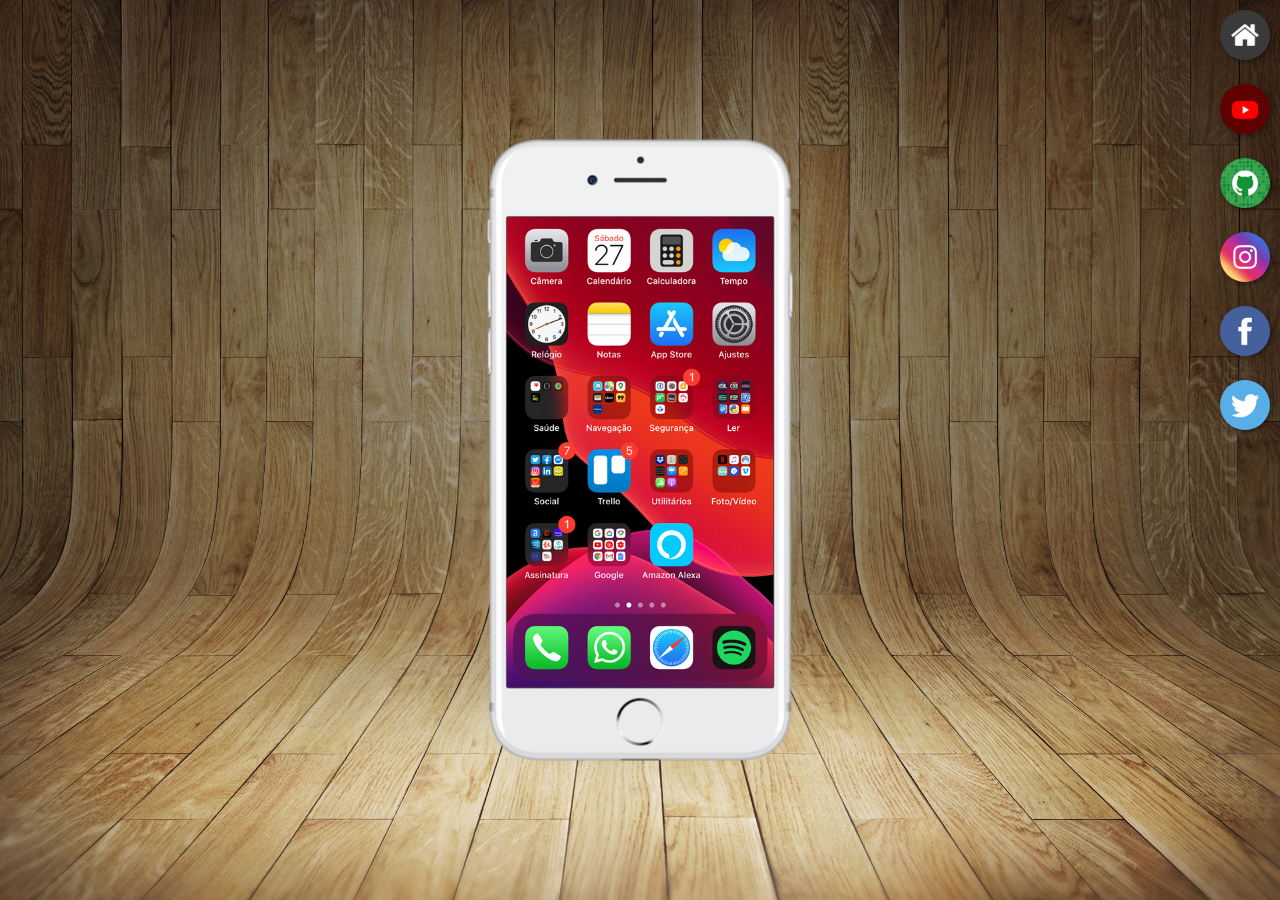
<file: index.html>
<!DOCTYPE html>
<html lang="pt-br">
  <head>
    <meta charset="UTF-8" />
    <meta name="viewport" content="width=device-width, initial-scale=1.0" />
    <title>Redes Sociais</title>
    <link rel="shortcut icon" href="favicon.ico" type="image/x-icon" />
    <link rel="stylesheet" href="./style/style.css" />
  </head>
  <body>
    <main>
      <section id="telefone">
        <iframe src="home.html" id="tela" name="tela" frameborder="0">
          Seu navegador não é copatível com isso.
        </iframe>
      </section>
      <section id="redes-sociais">
        <a href="home.html" target="tela"
          ><img src="images/logo-home.jpg" alt="Home"
        /></a>
        <br />
        <a href="youtube.html" target="tela"
          ><img src="images/logo-youtube.jpg" alt="Youtube"
        /></a>
        <br />
        <a href="github.html" target="tela"
          ><img src="images/logo-github.jpg" alt="GitHub"
        /></a>
        <br />
        <a href="instagram.html" target="tela"
          ><img src="images/logo-instagram.jpg" alt="Instagram"
        /></a>
        <br />
        <a href="facebook.html" target="tela"
          ><img src="images/logo-facebook.jpg" alt="Facebook"
        /></a>
        <br />
        <a href="twitter.html" target="tela"
          ><img src="images/logo-twitter.jpg" alt="Twitter"
        /></a>
      </section>
    </main>
  </body>
</html>
</file>
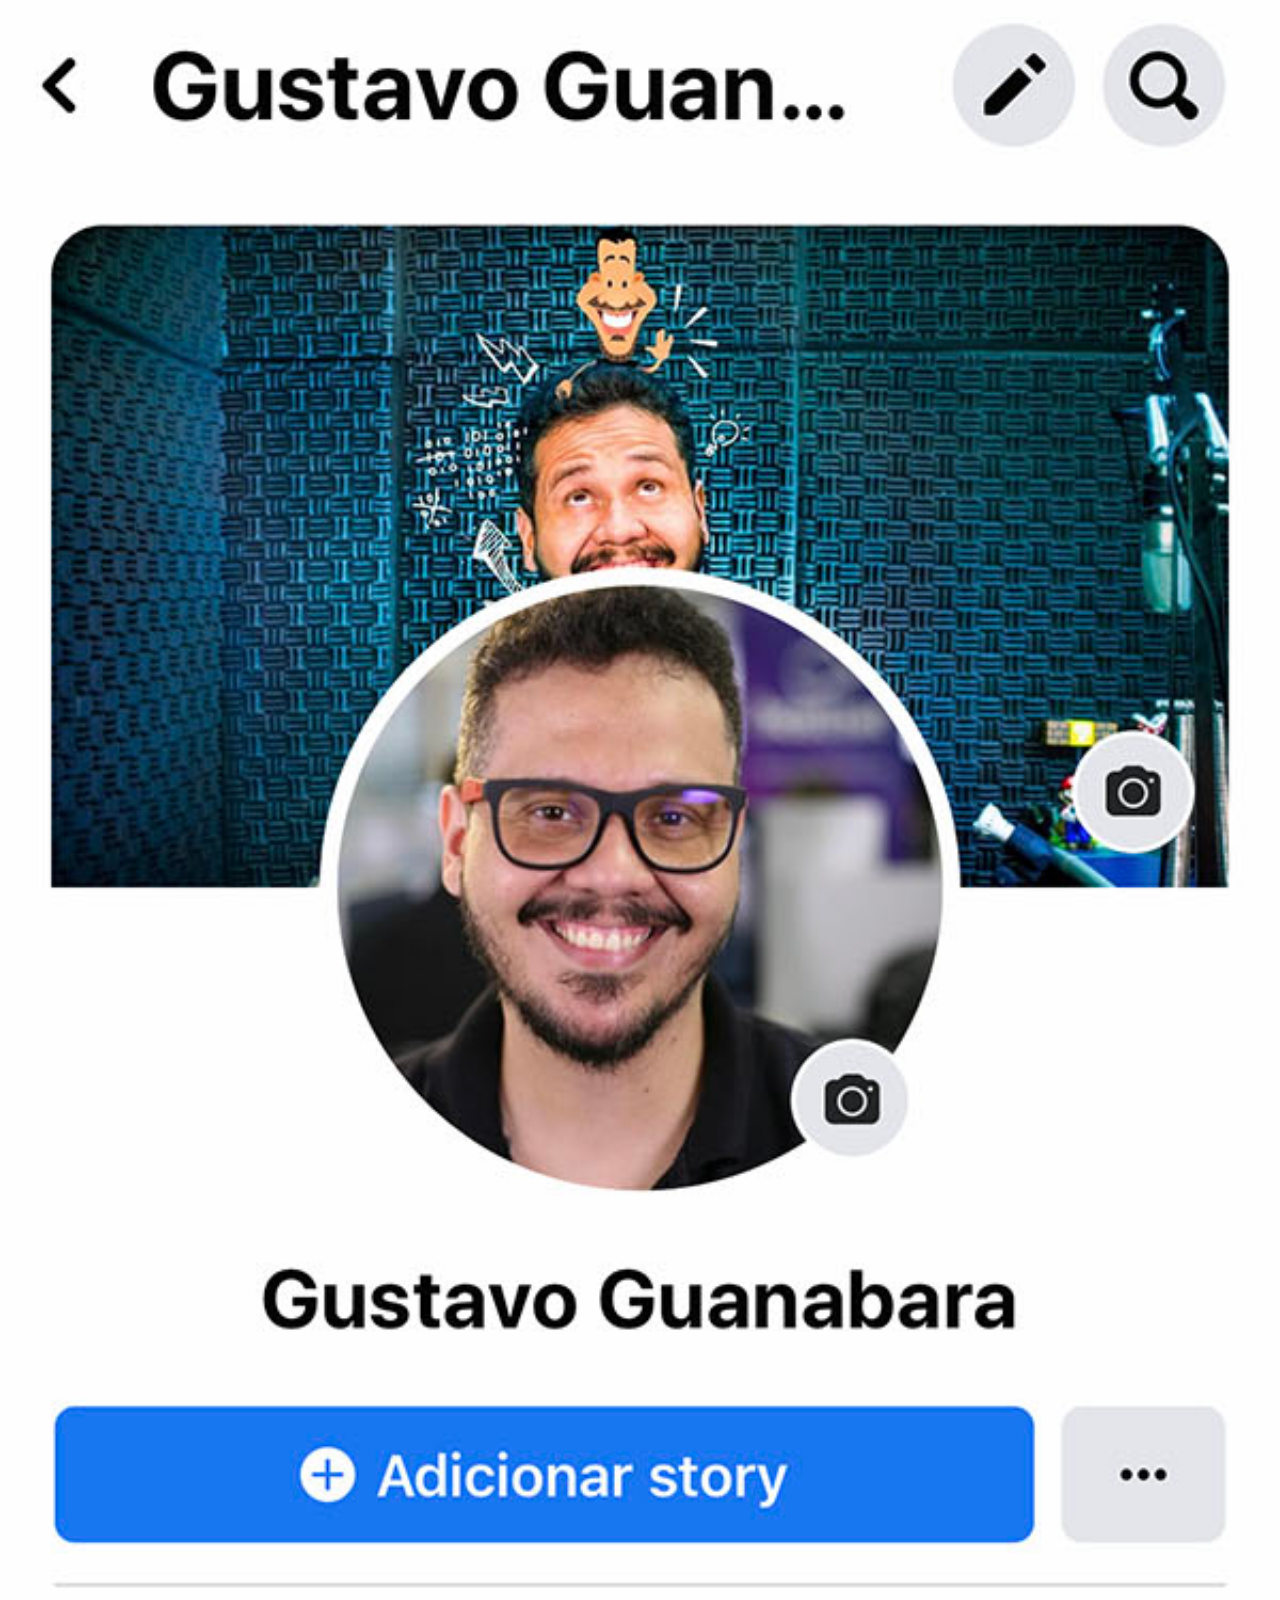
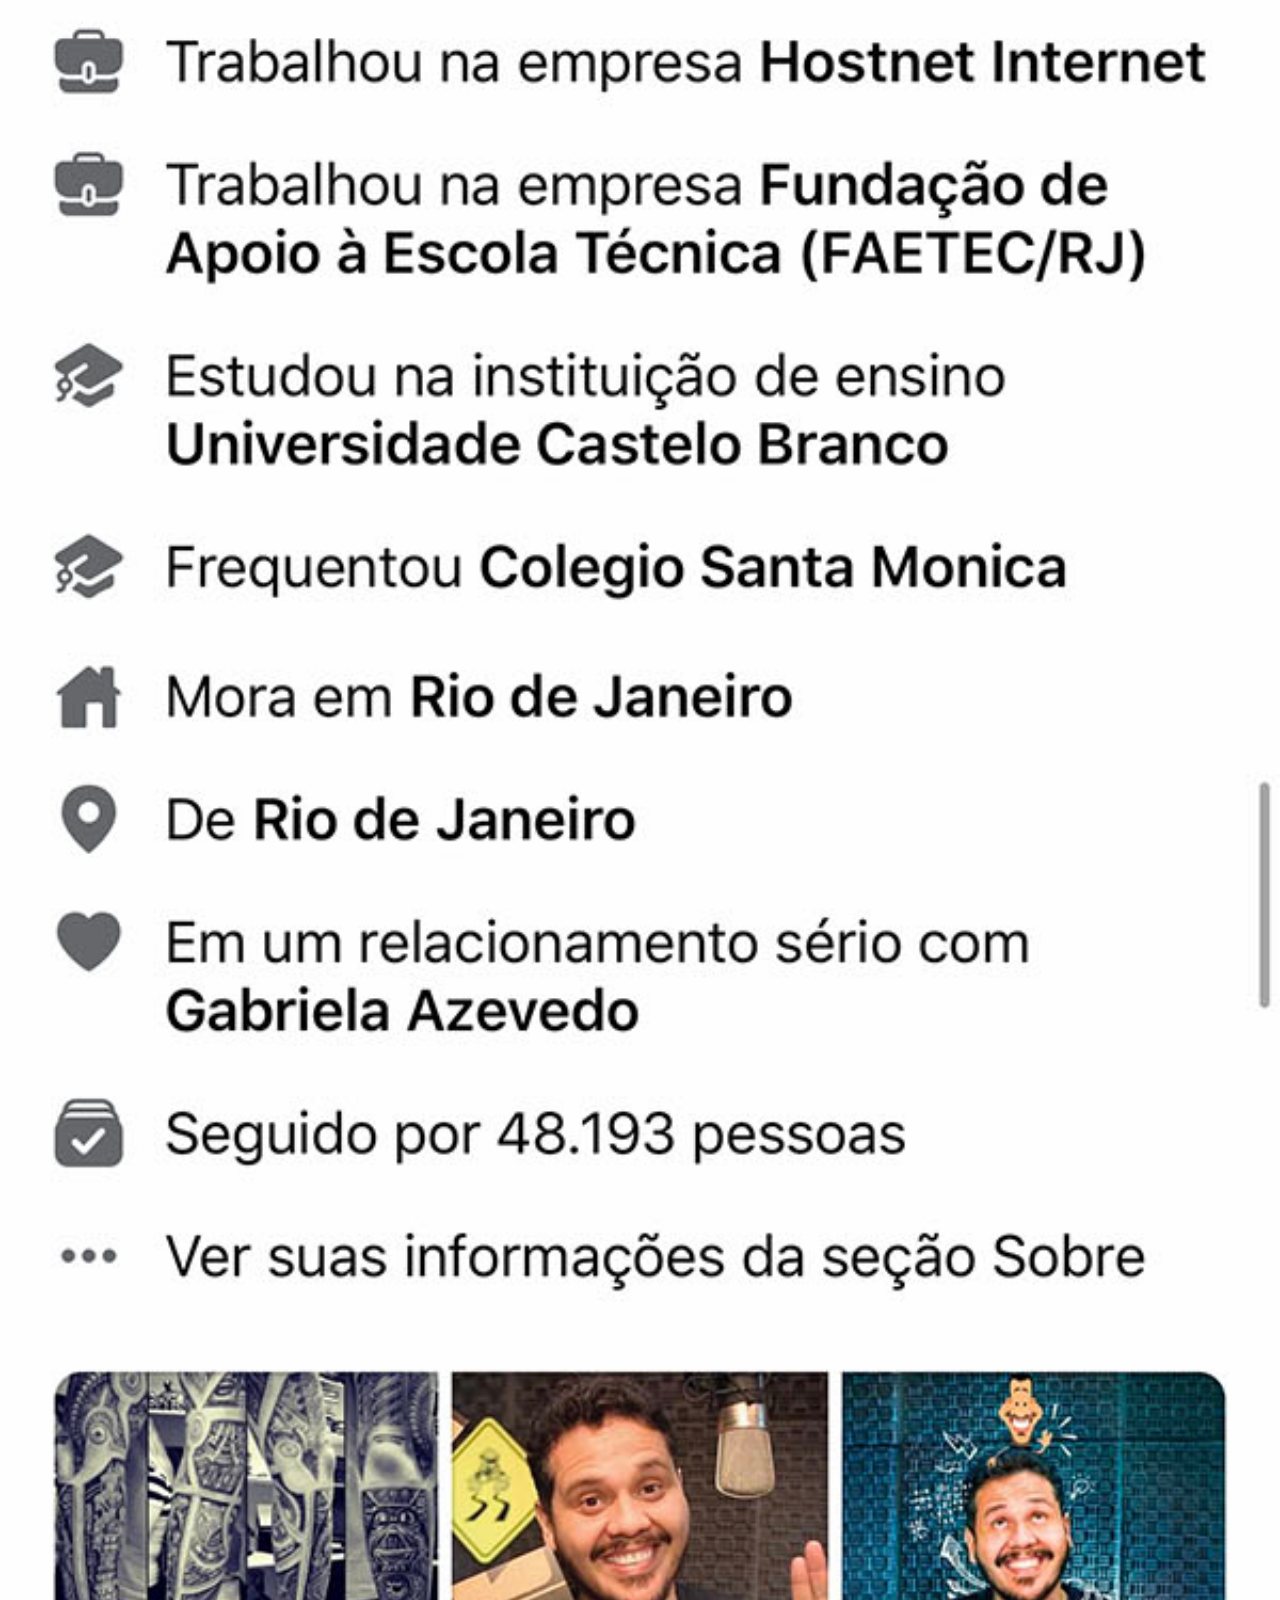
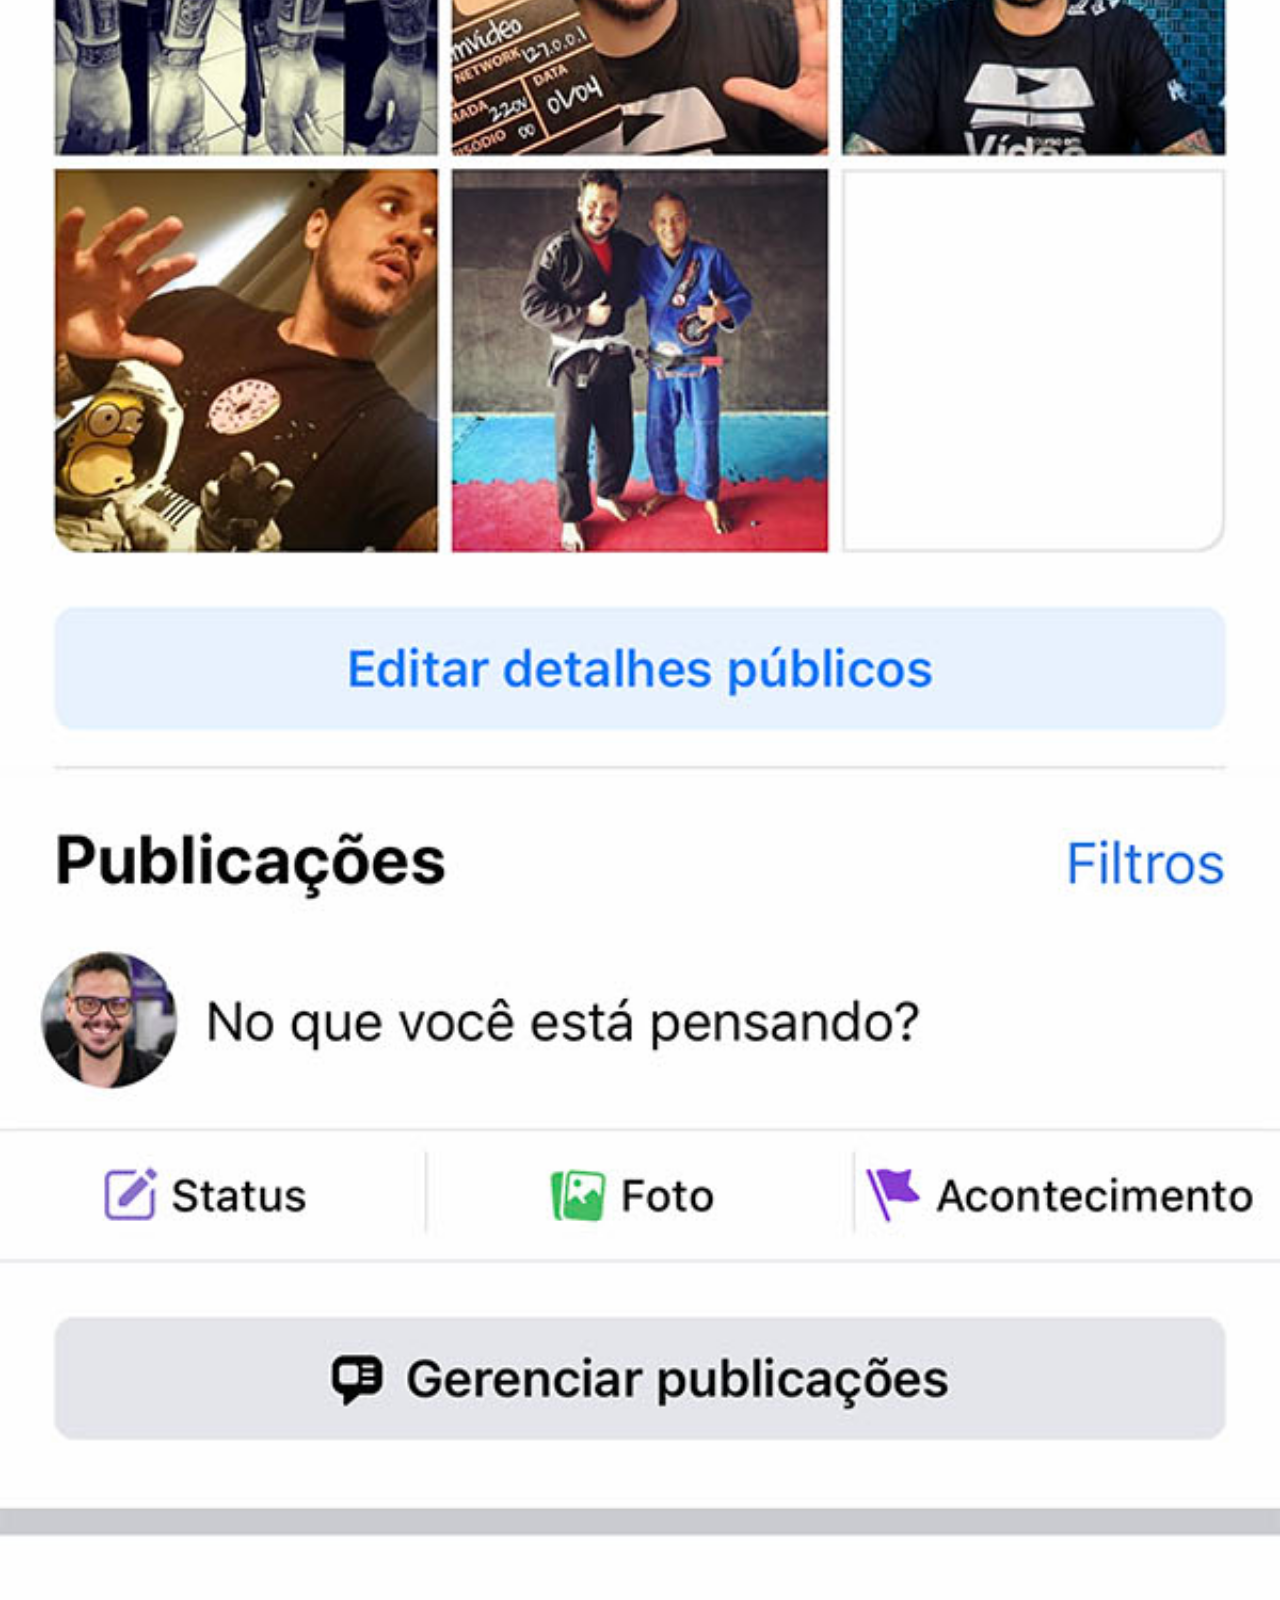
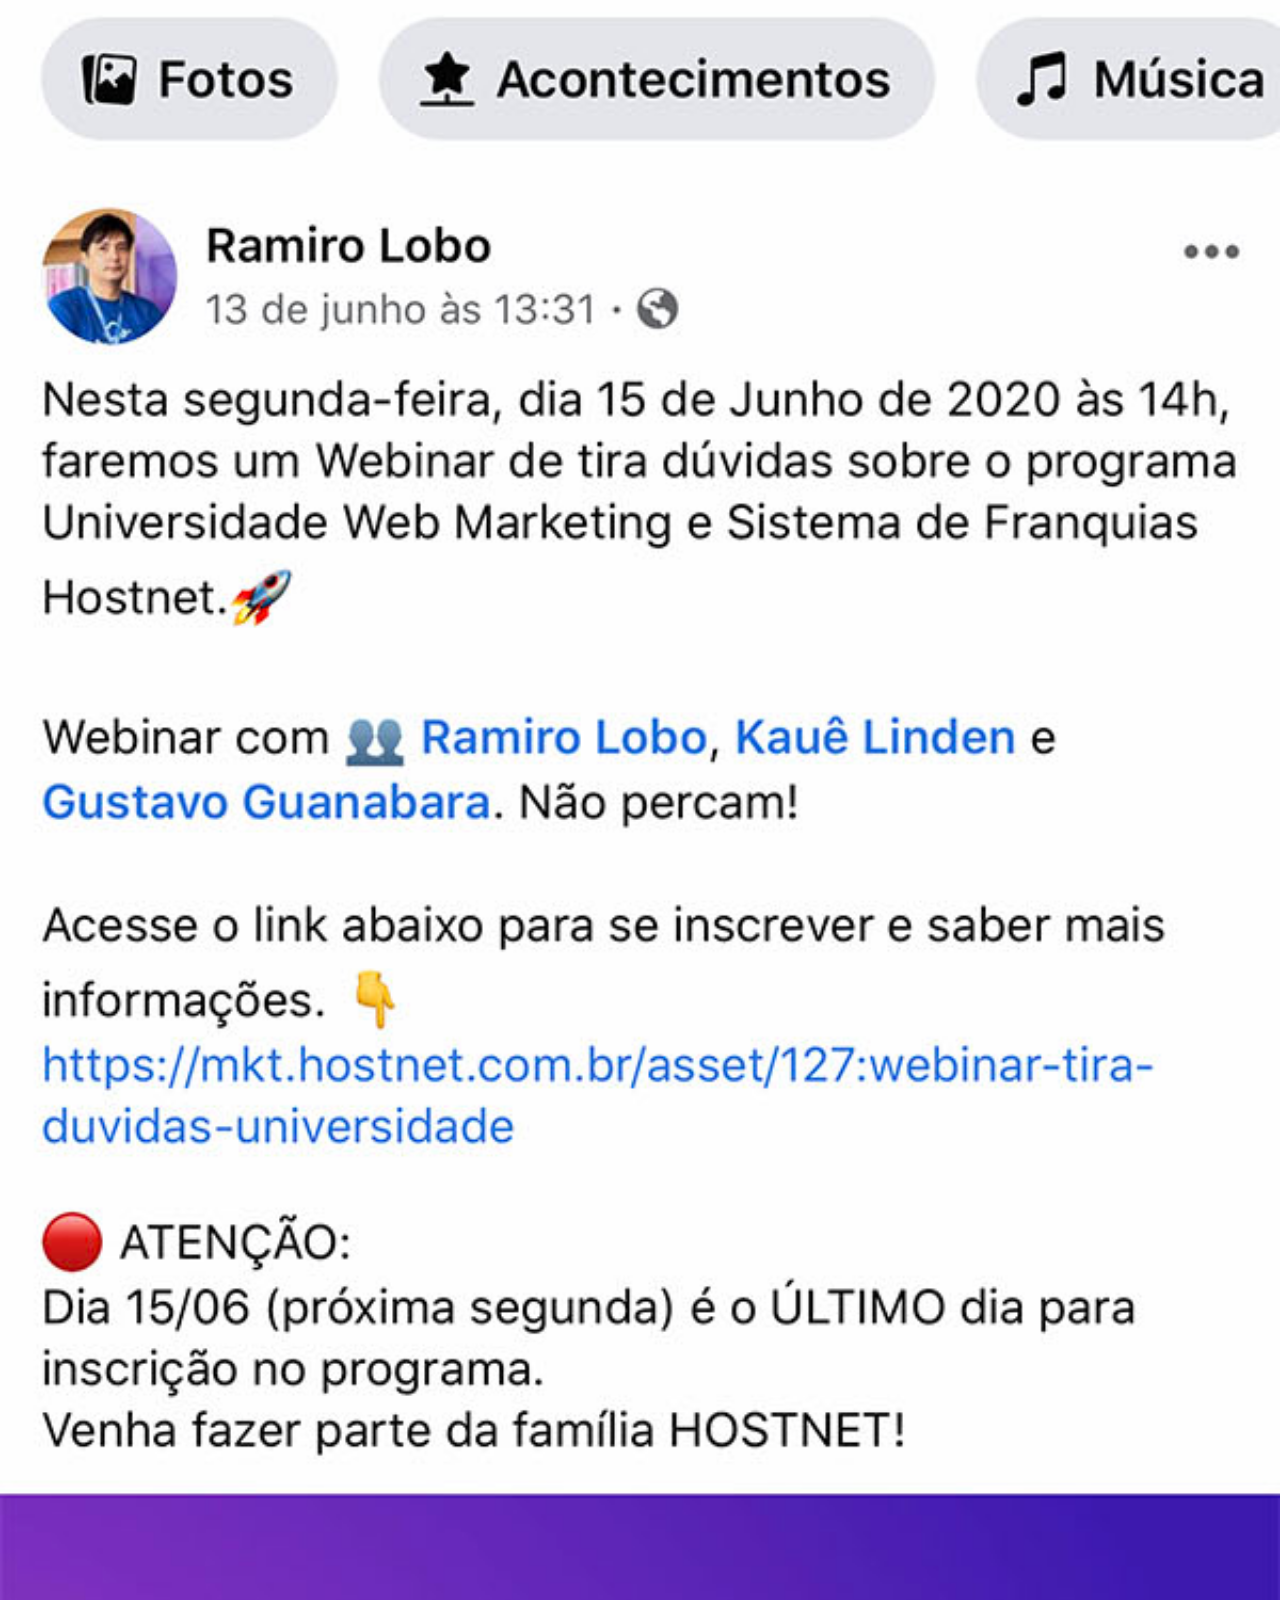
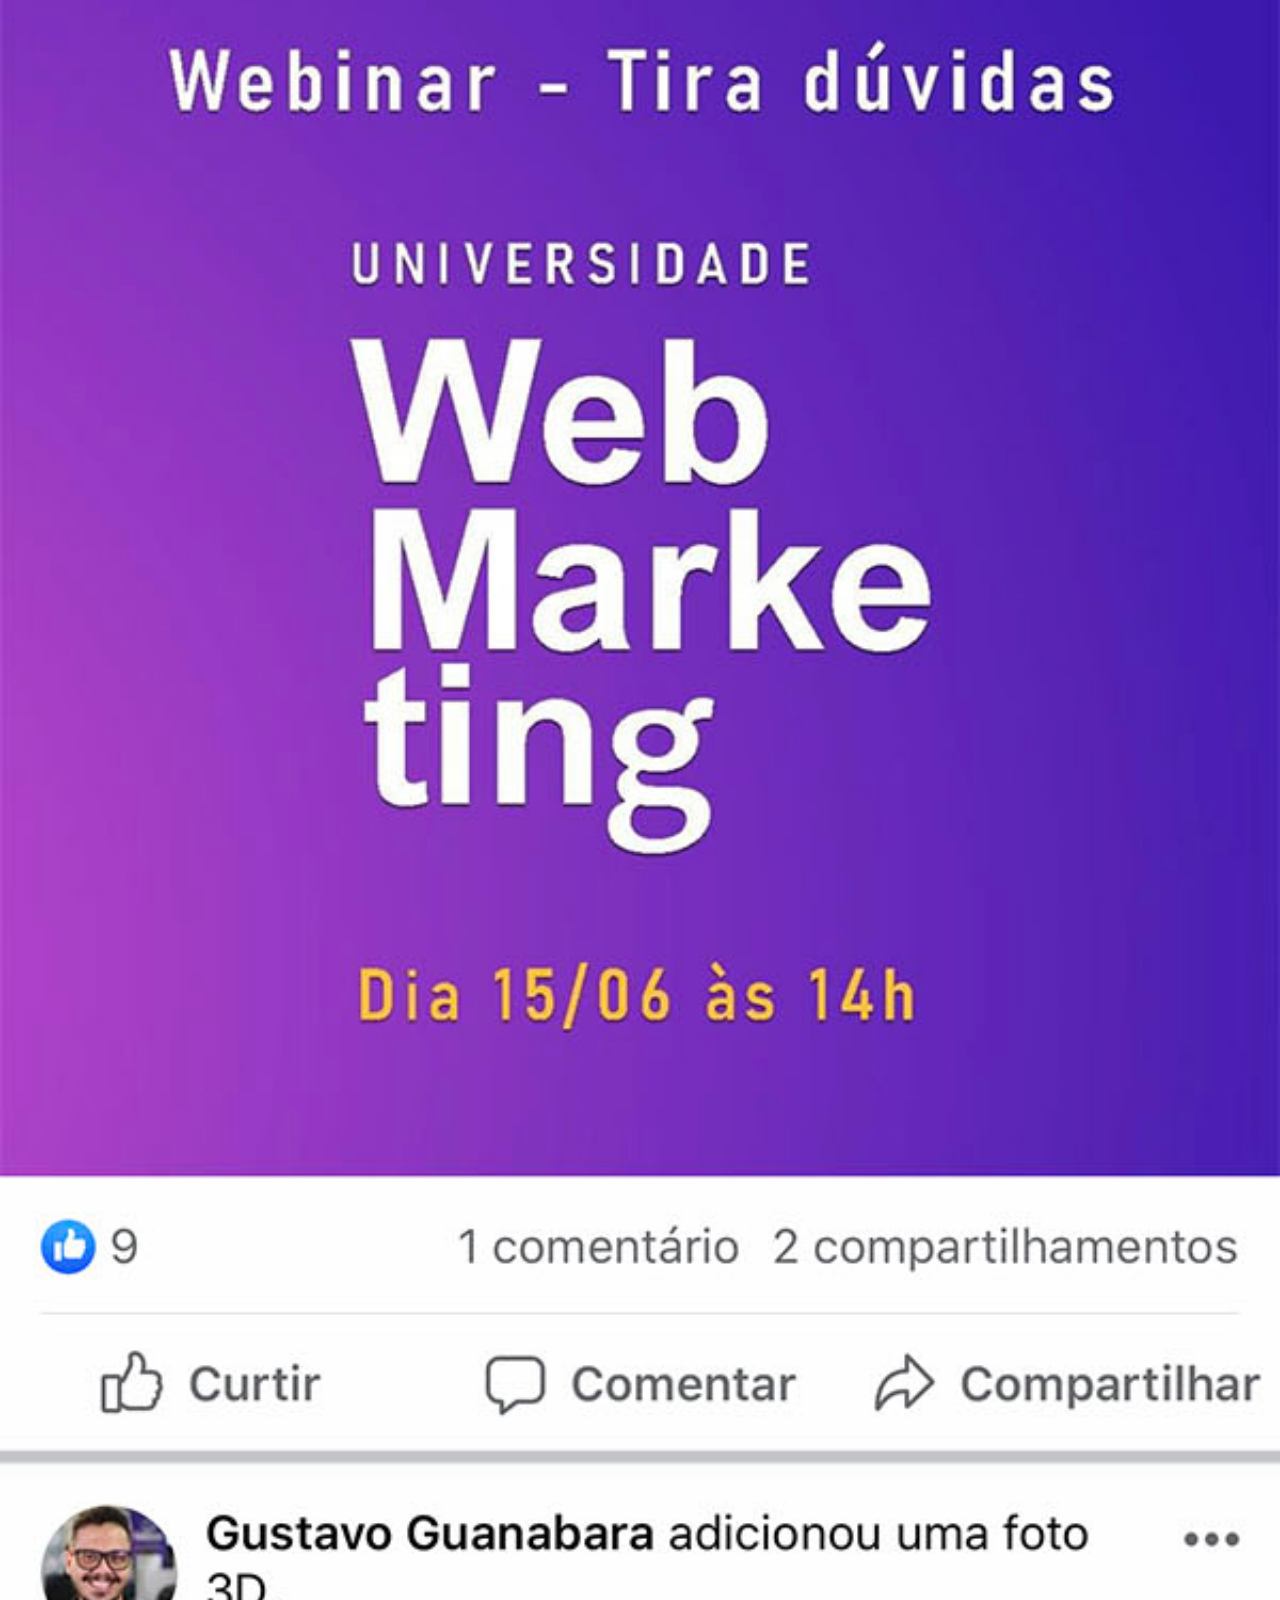
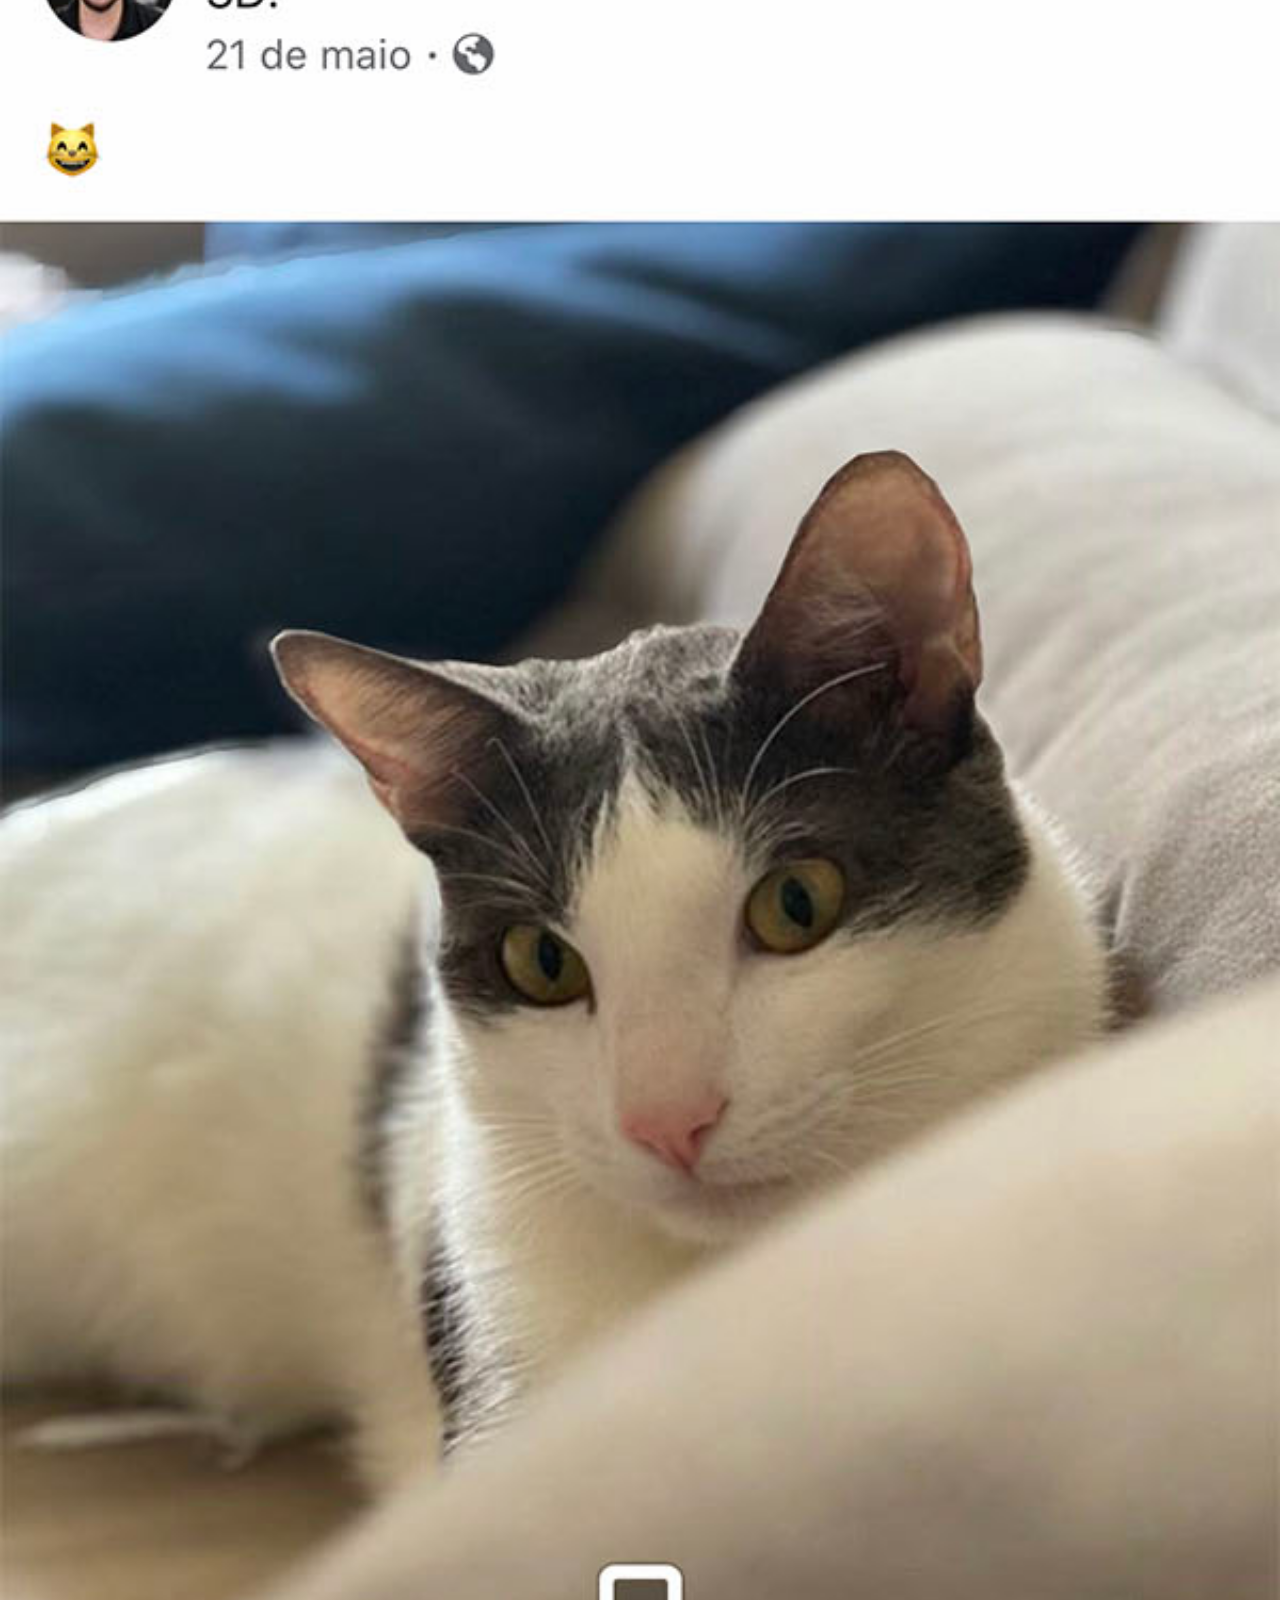
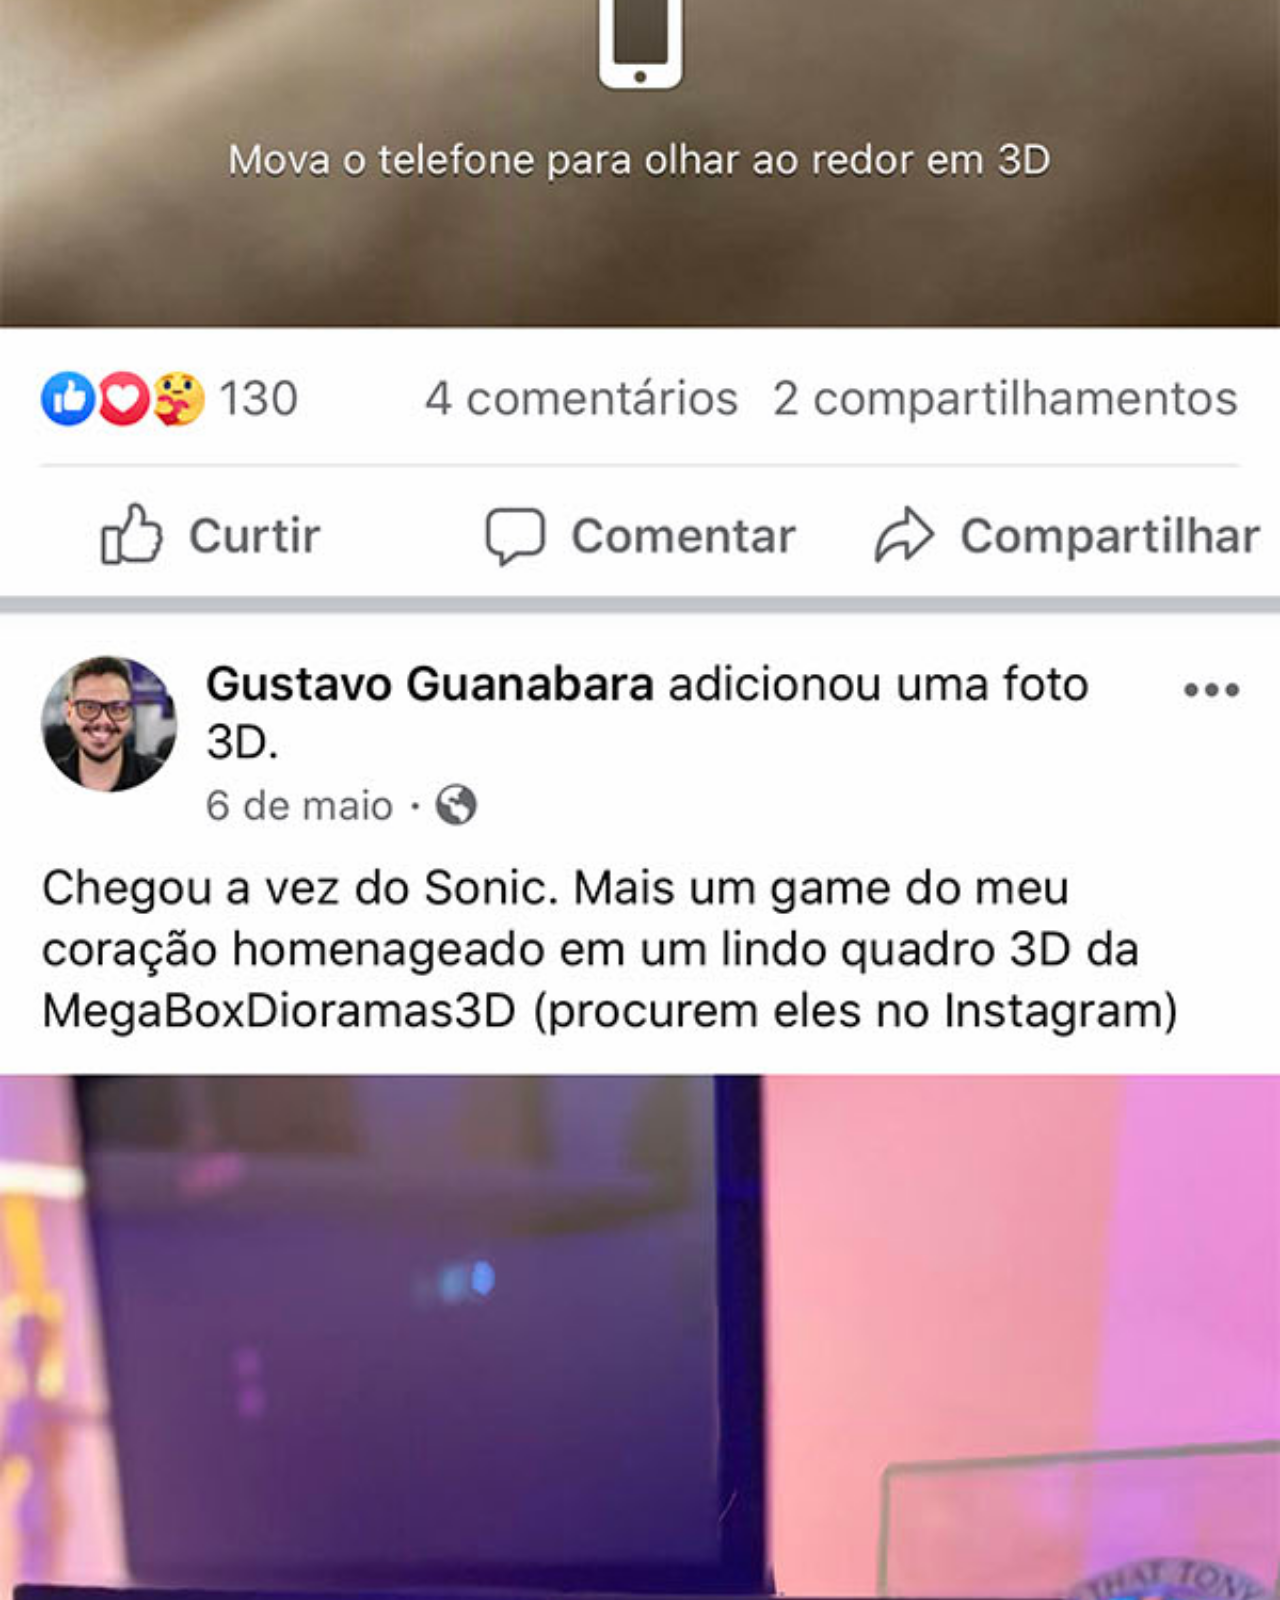
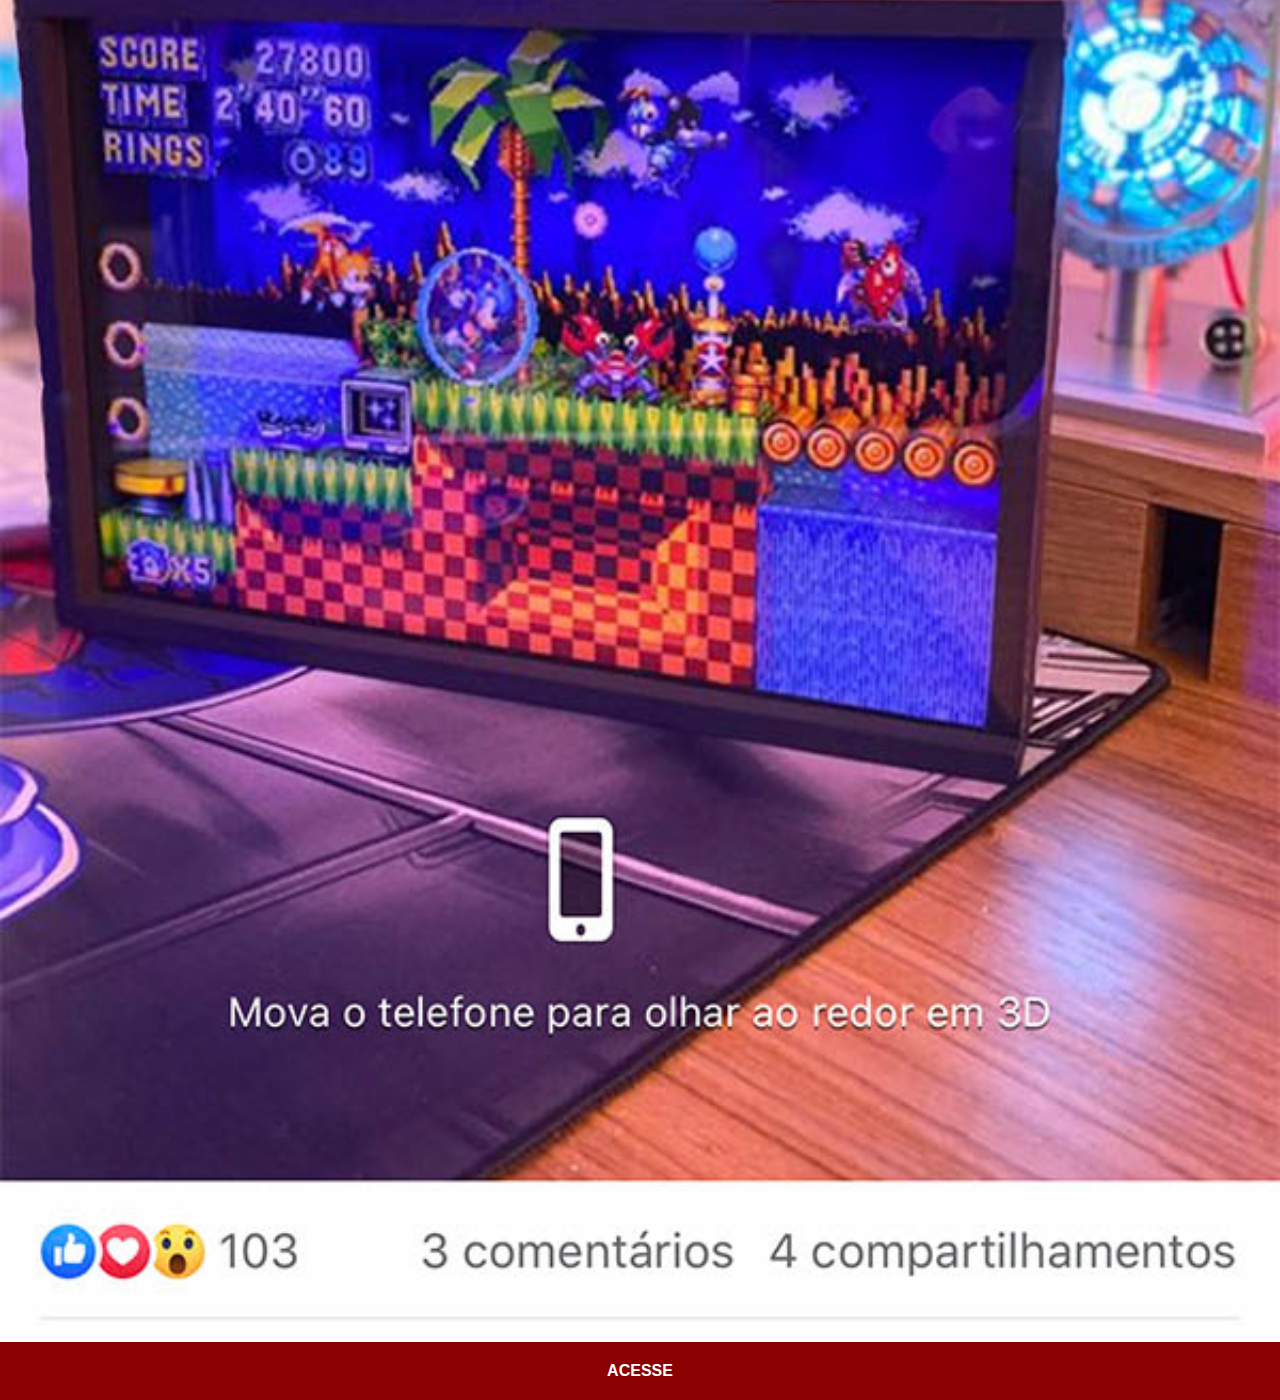
<file: facebook.html>
<!DOCTYPE html>
<html lang="pt-br">
  <head>
    <meta charset="UTF-8" />
    <meta name="viewport" content="width=device-width, initial-scale=1.0" />
    <title>Facebook</title>
    <link rel="stylesheet" href="style/social.css" />
  </head>
  <body>
    <img src="images/tela-facebook.jpg" alt="facebook" />
    <a href="https://www.facebook.com/gustavoguanabara/" target="_blank"
      >ACESSE</a
    >
  </body>
</html>
</file>
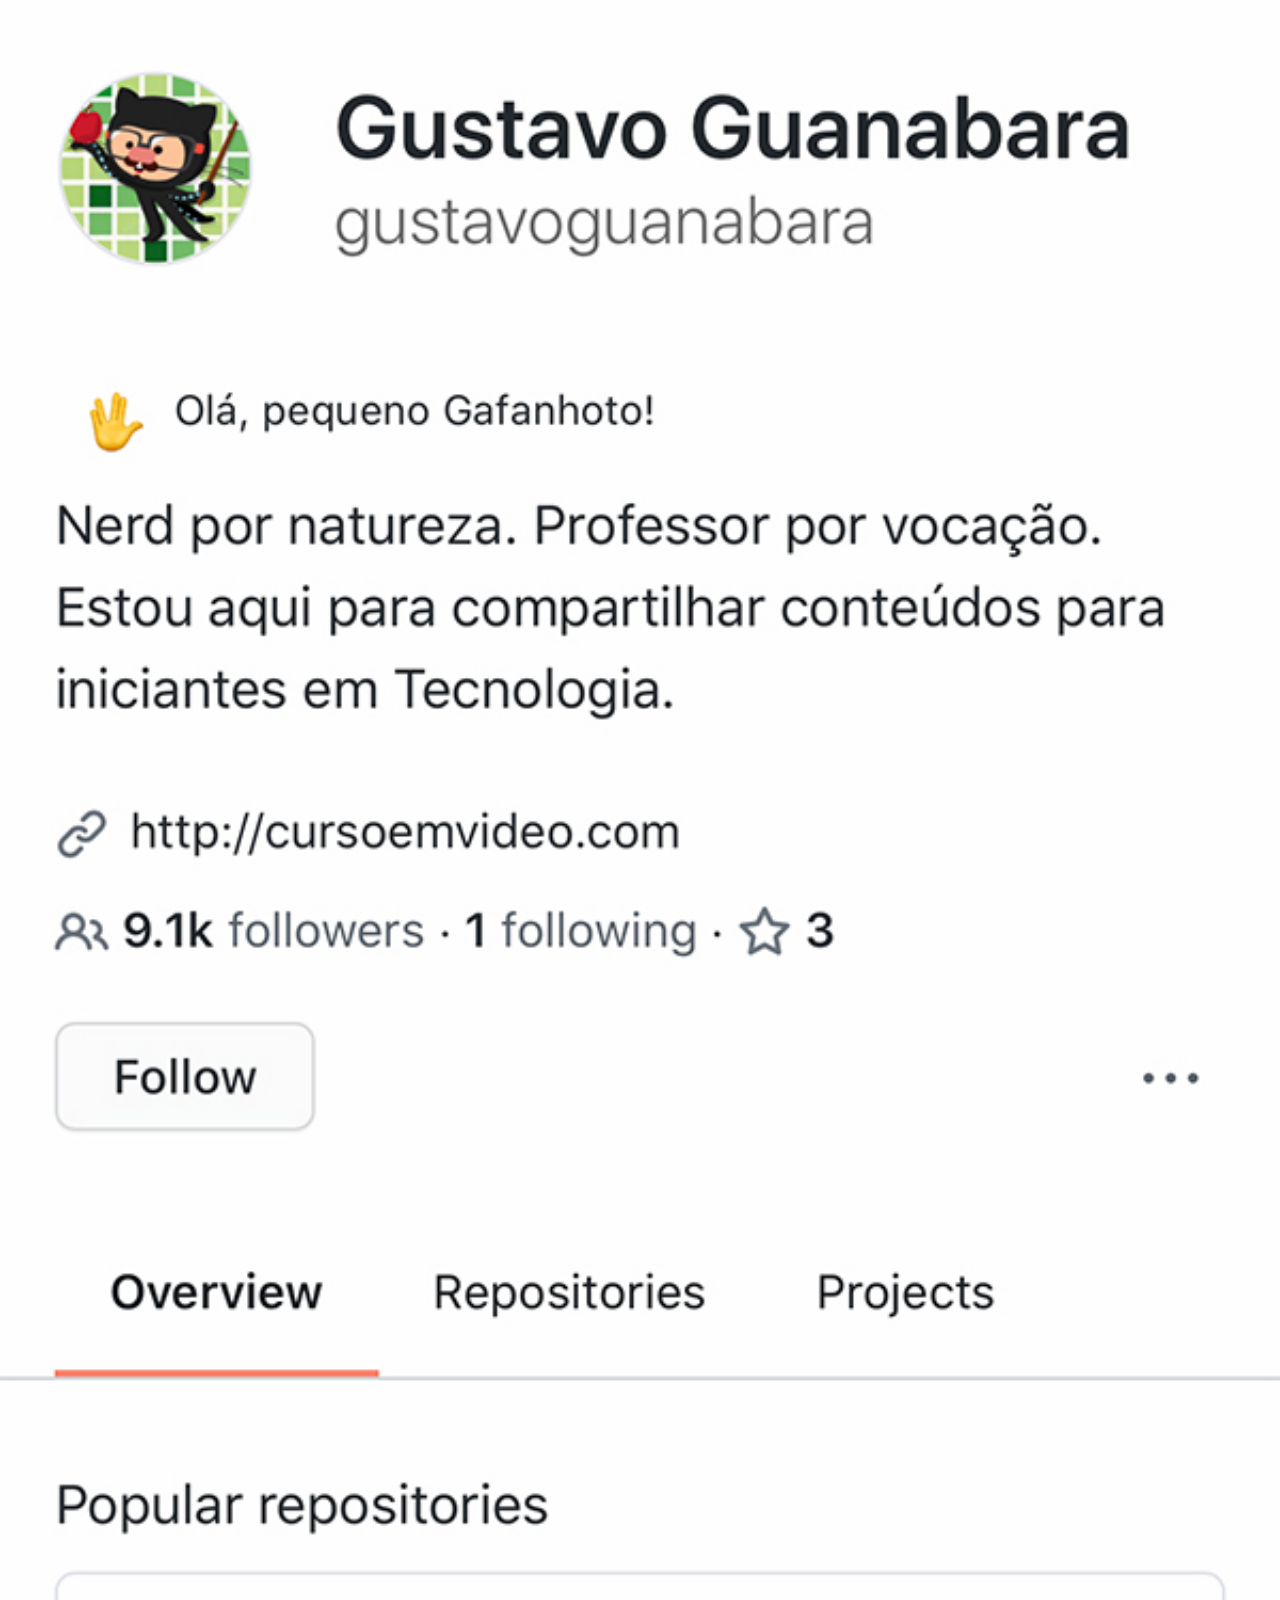
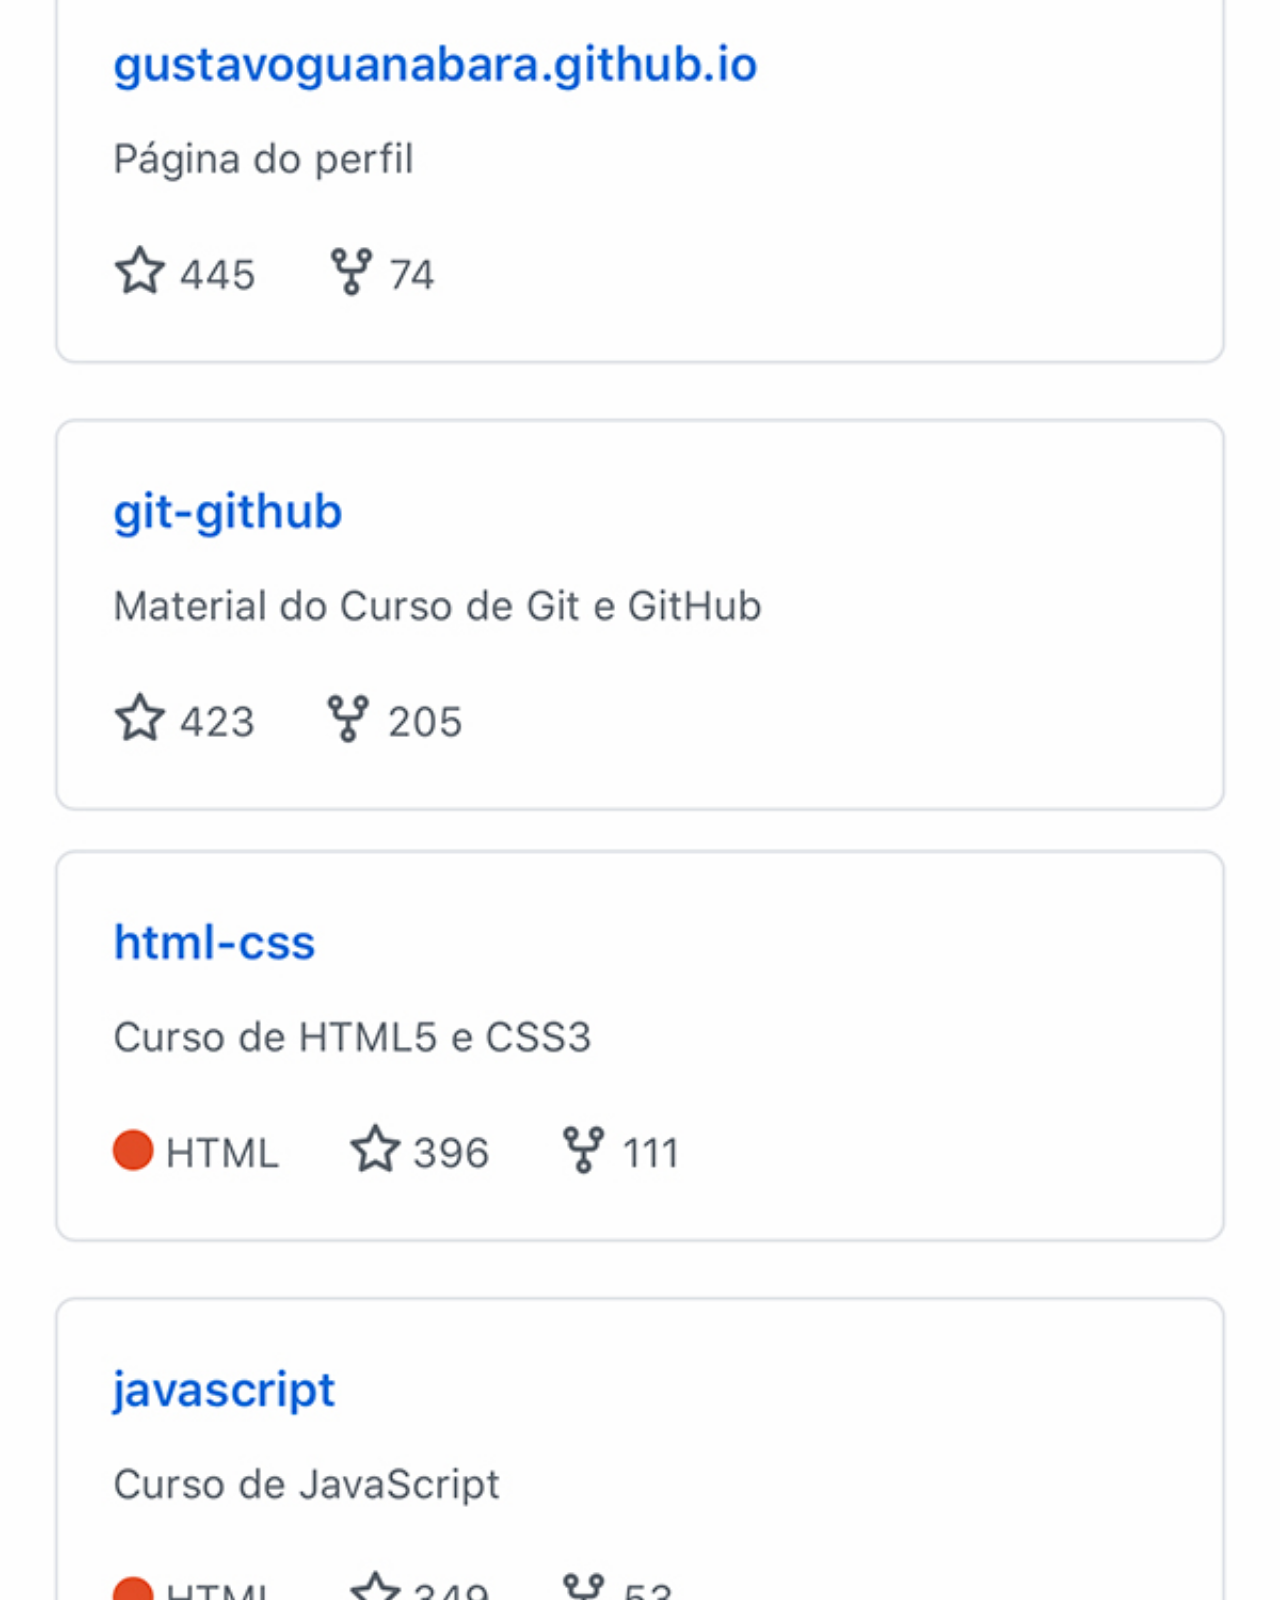
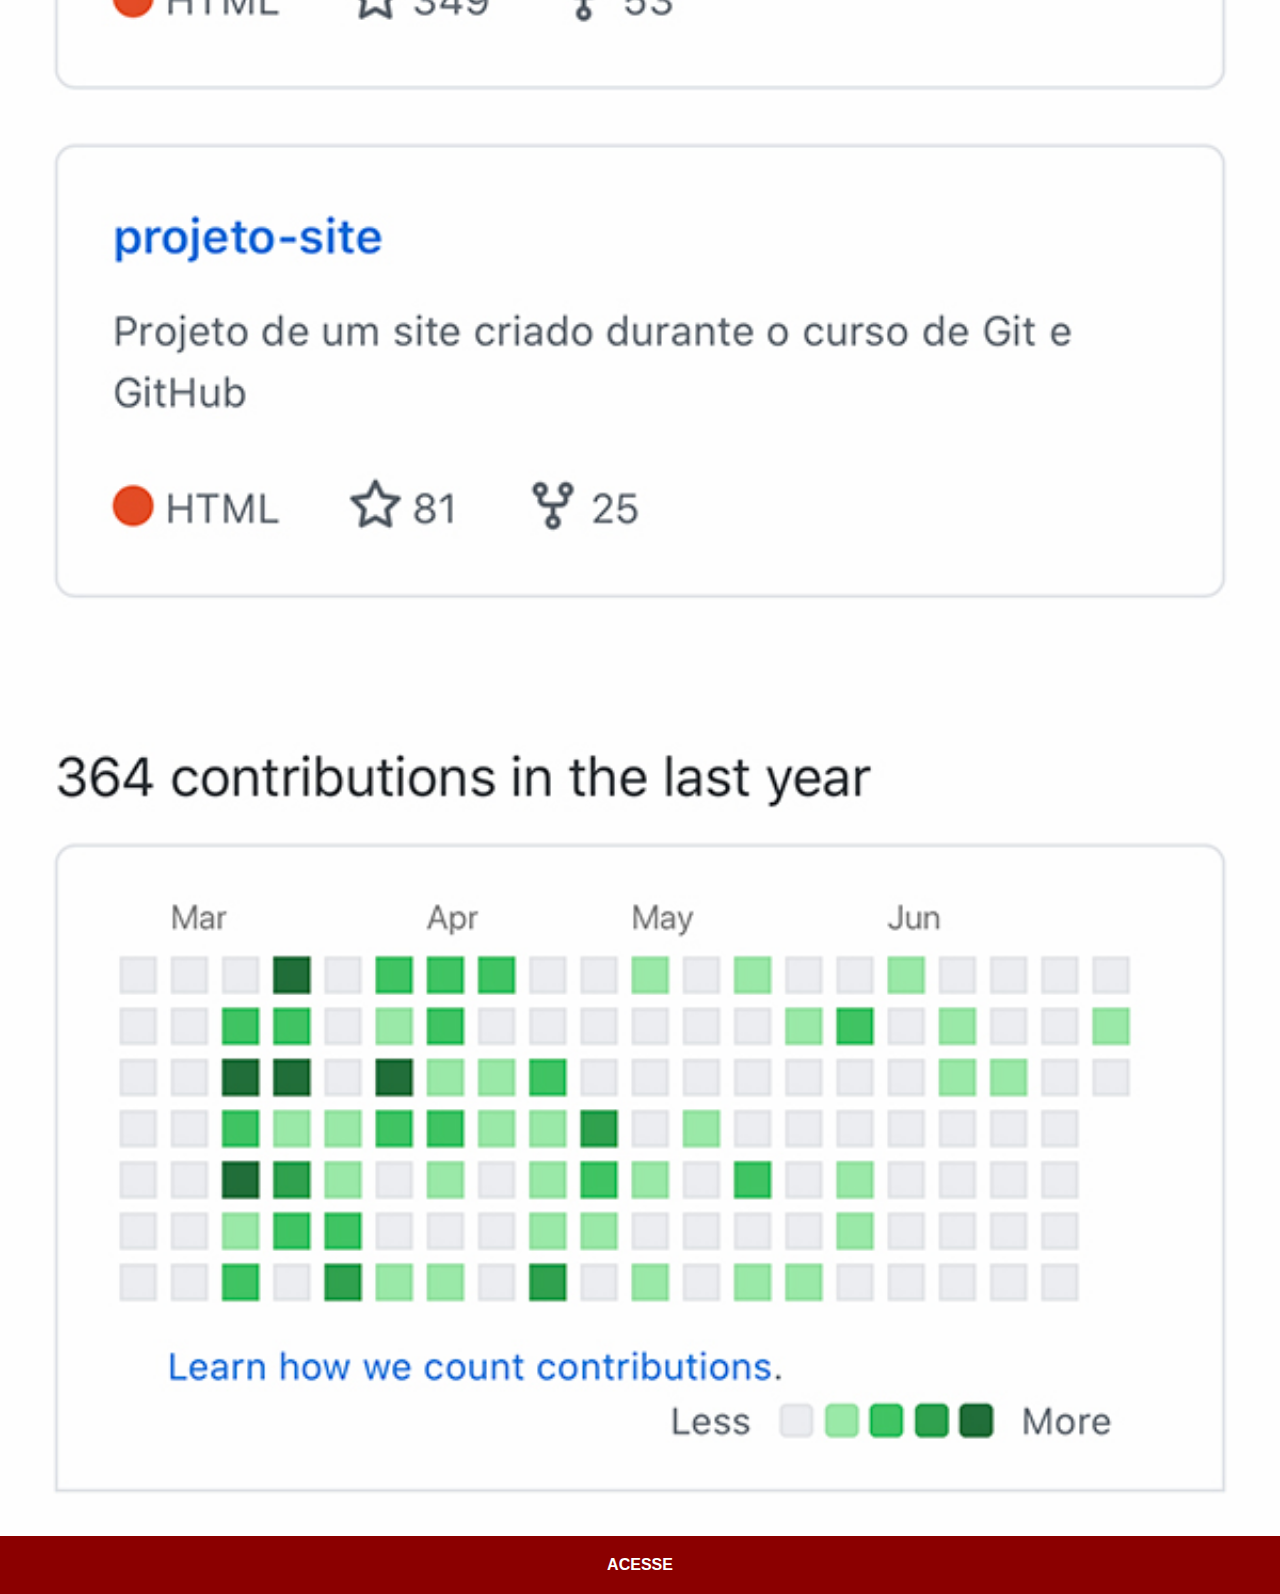
<file: github.html>
<!DOCTYPE html>
<html lang="pt-br">
  <head>
    <meta charset="UTF-8" />
    <meta name="viewport" content="width=device-width, initial-scale=1.0" />
    <title>GitHub</title>
    <link rel="stylesheet" href="style/social.css" />
  </head>
  <body>
    <img src="images/tela-github.jpg" alt="GitHub" />
    <a href="https://github.com/gustavoguanabara" target="_blank">ACESSE</a>
  </body>
</html>
</file>
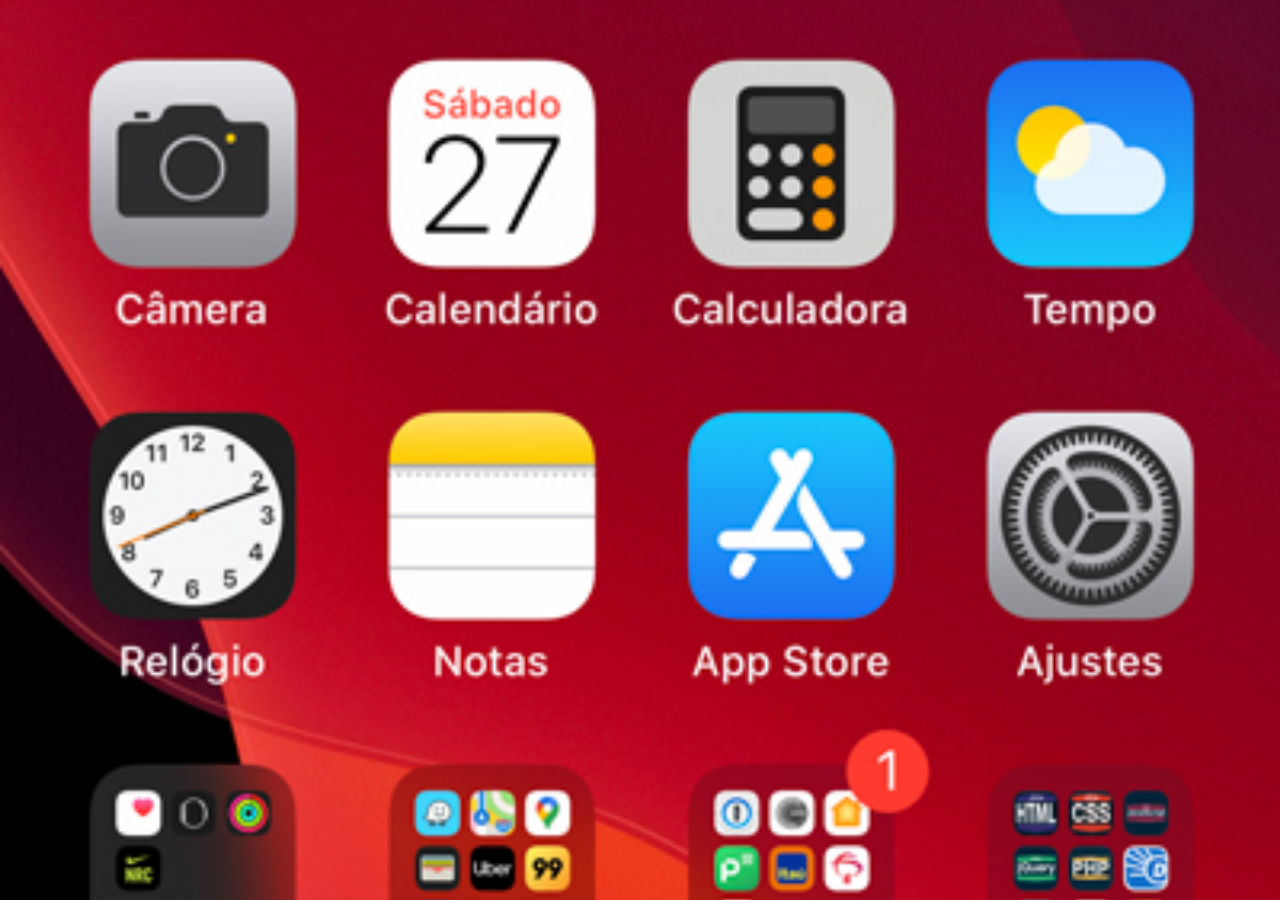
<file: home.html>
<!DOCTYPE html>
<html lang="pt-br">
  <head>
    <meta charset="UTF-8" />
    <meta name="viewport" content="width=device-width, initial-scale=1.0" />
    <title>Home</title>
    <style>
      * {
        margin: 0px;
        padding: 0px;
      }
      body {
        width: 100vw;
        height: 100vh;
        background: url("images/tela-home.jpg") no-repeat top center;
        background-size: cover;
      }
    </style>
  </head>
  <body></body>
</html>
</file>
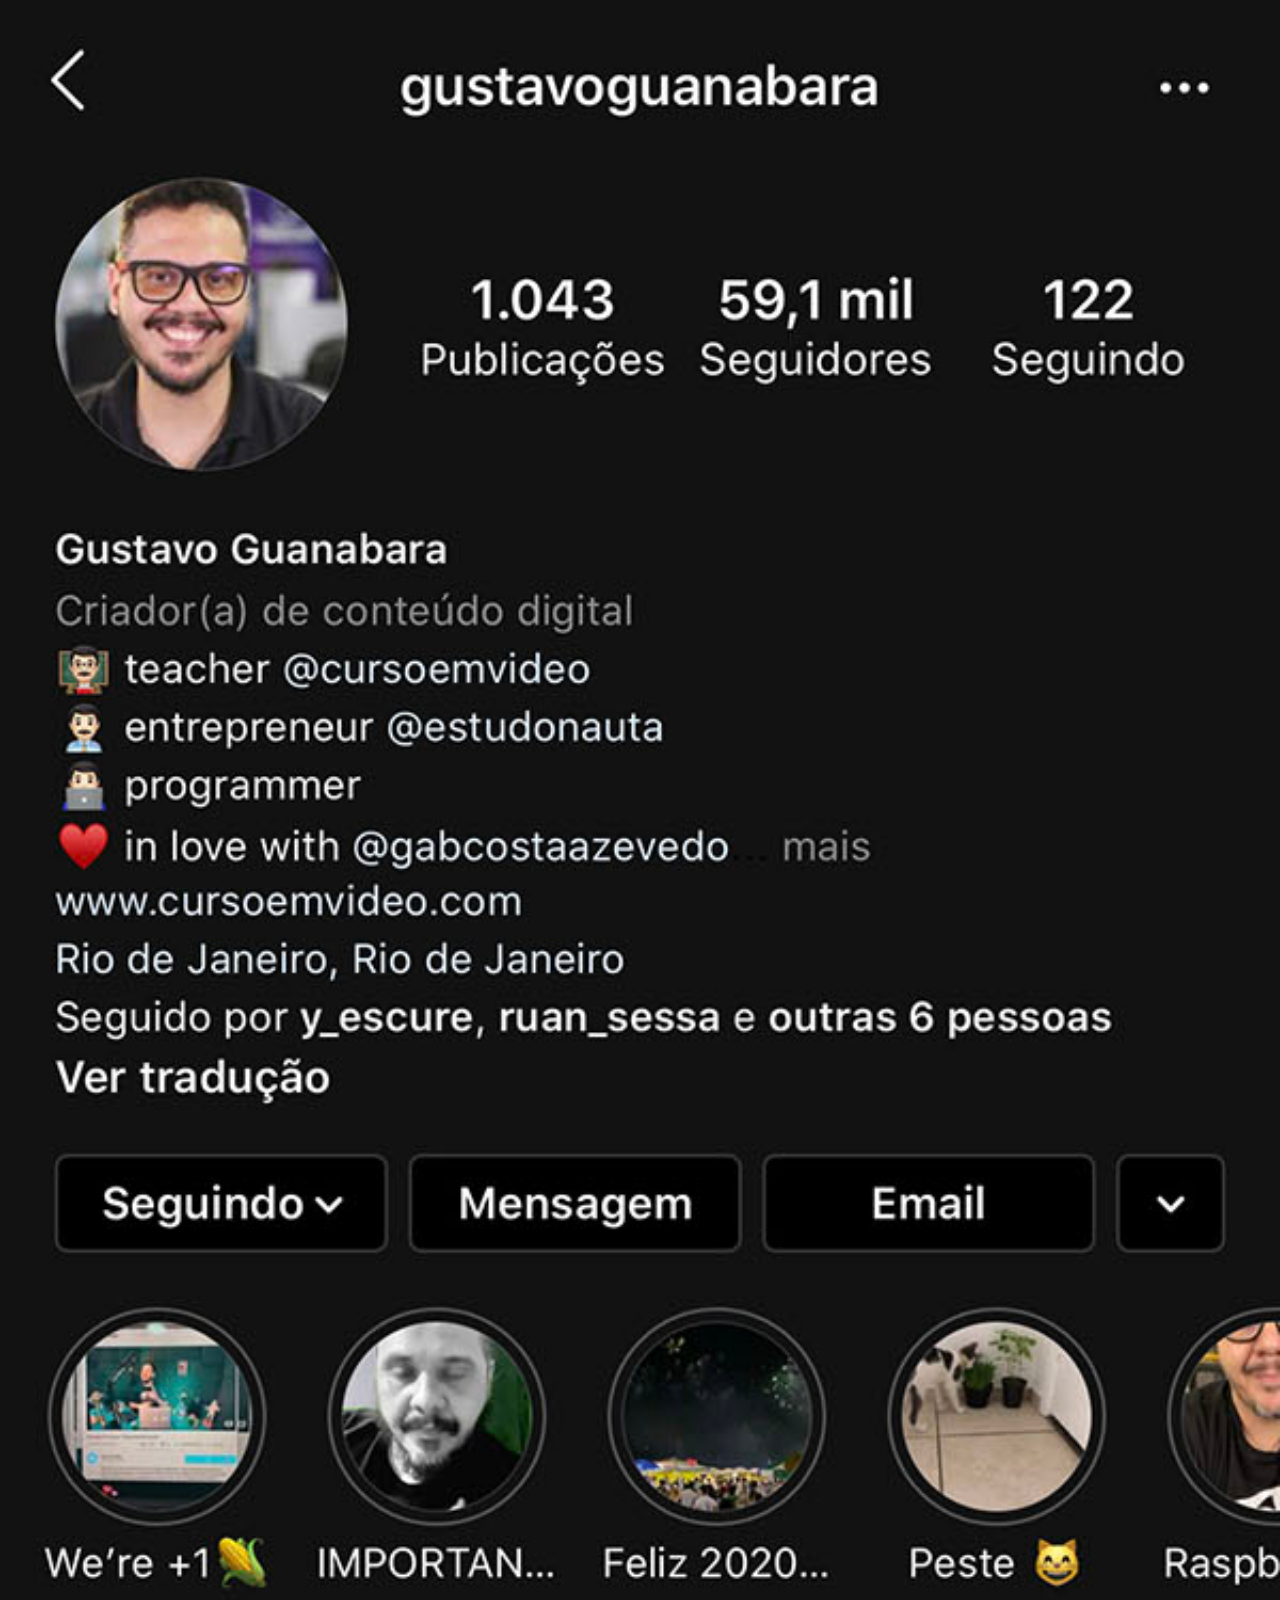
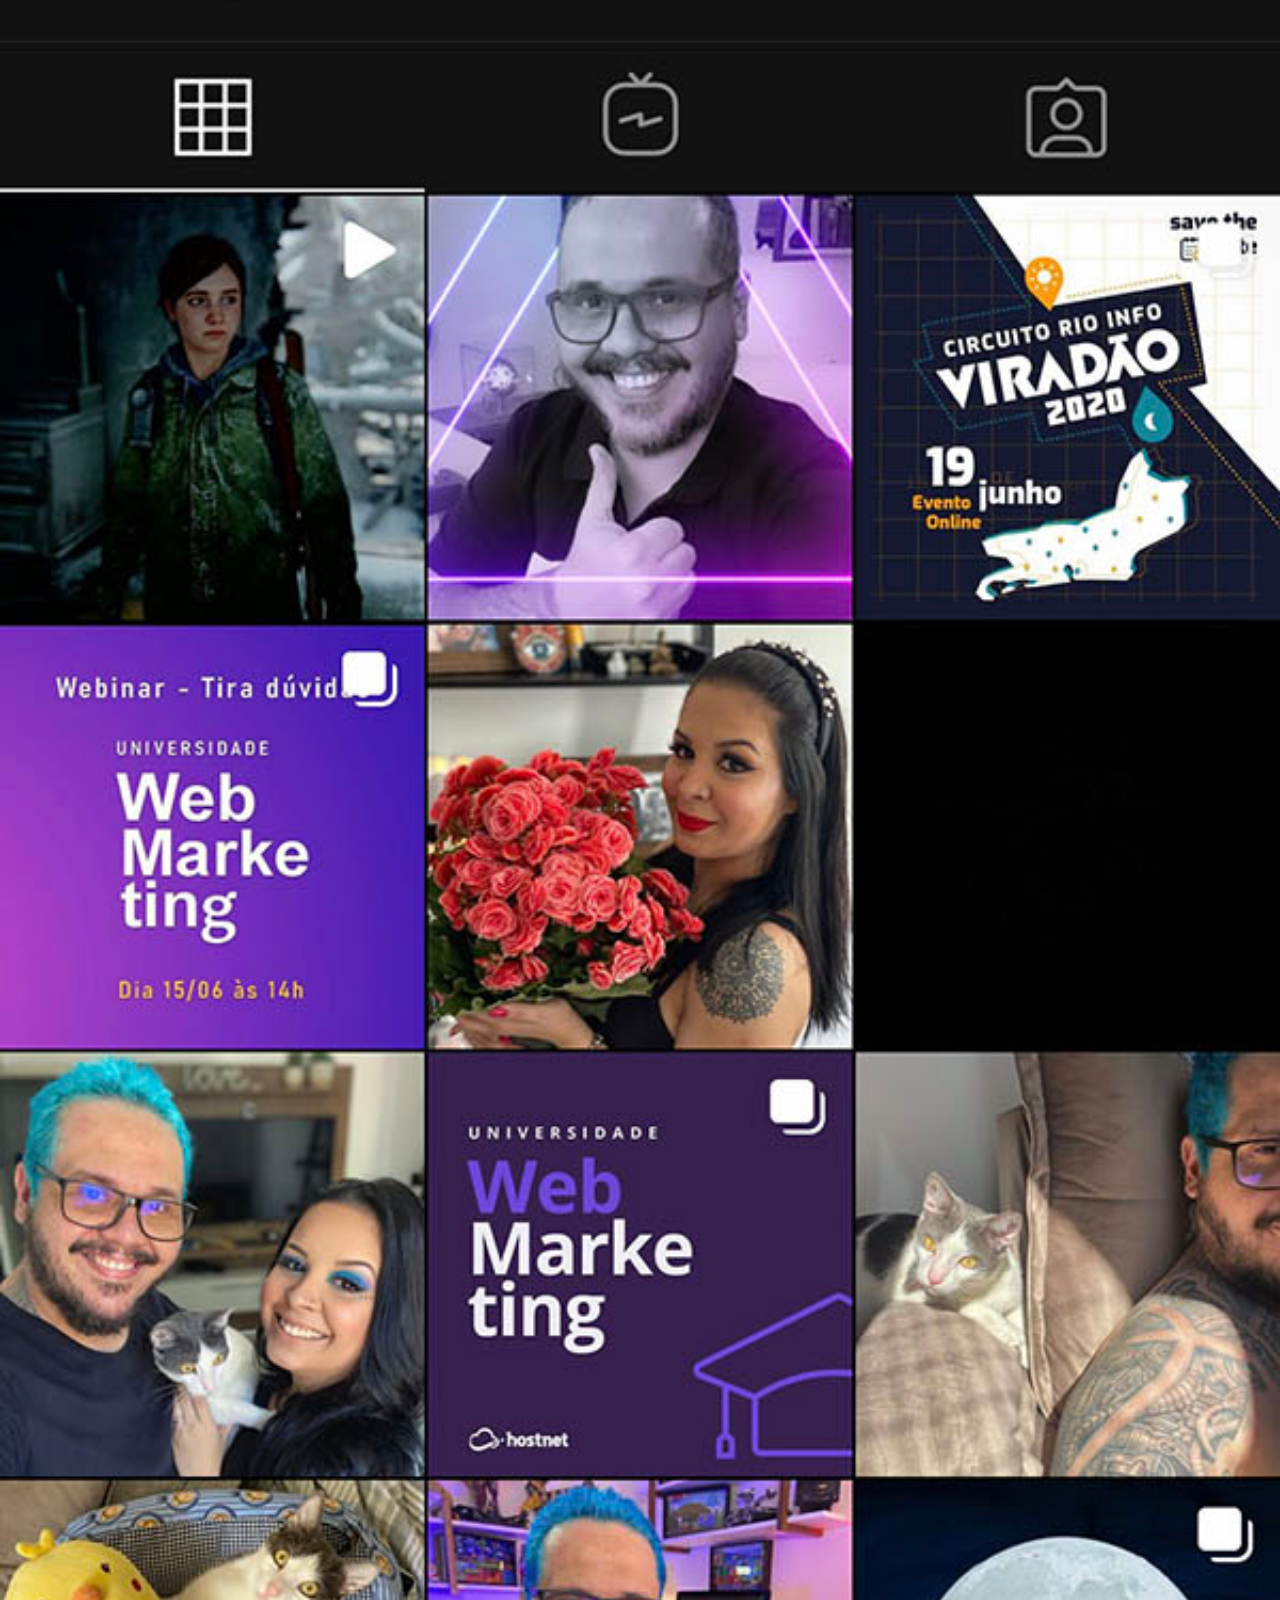
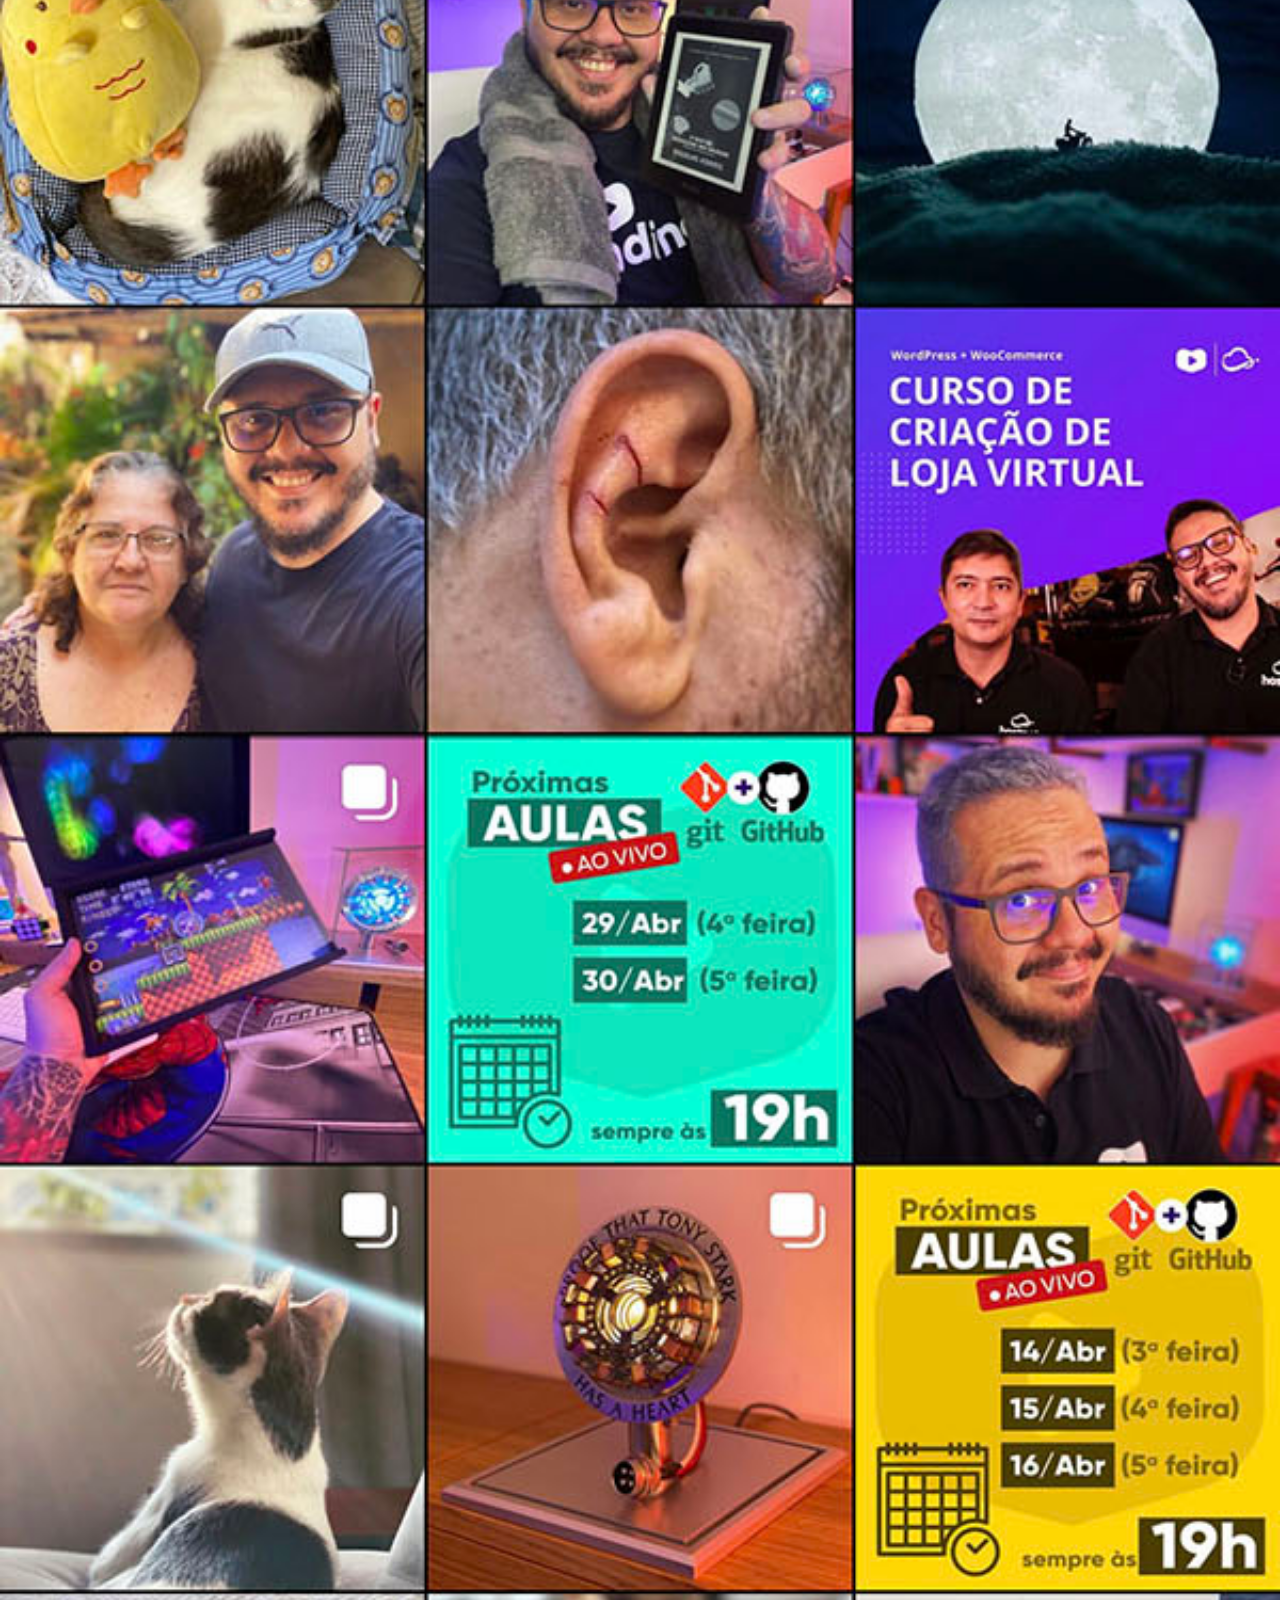
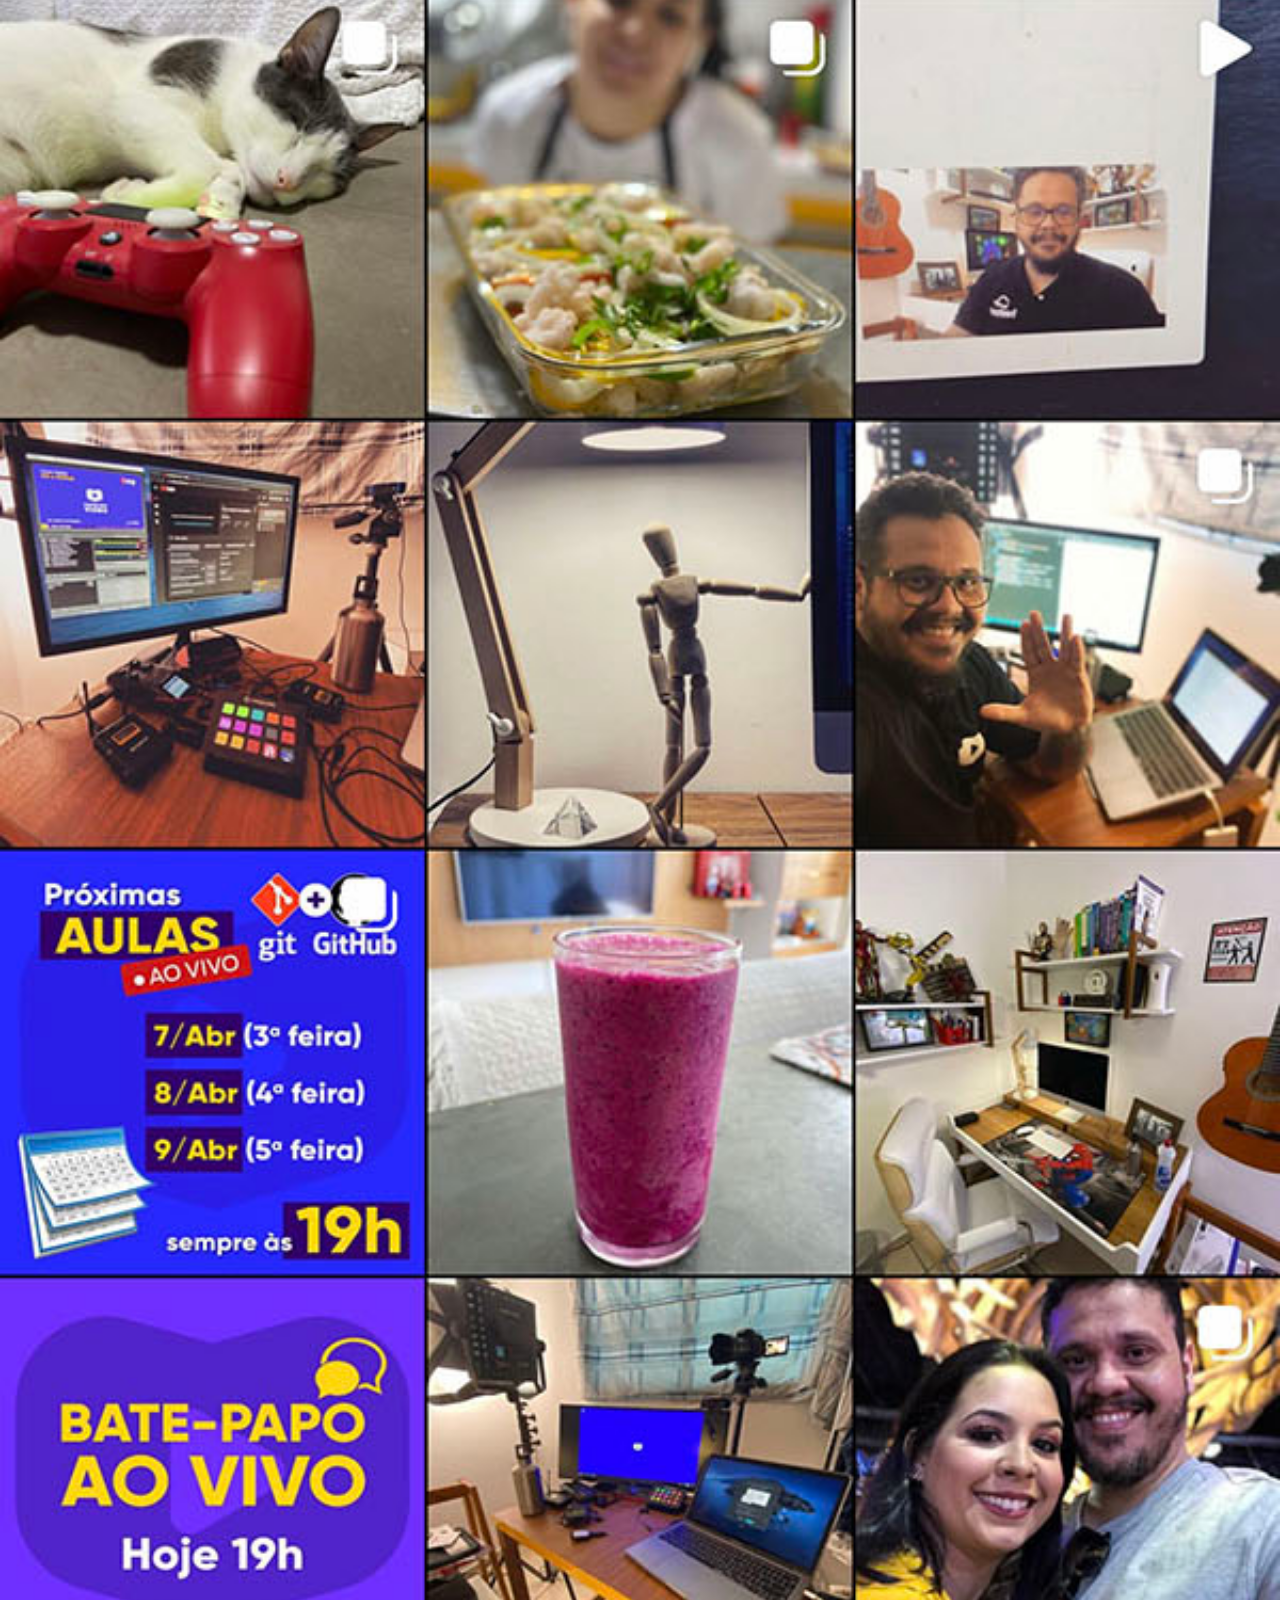
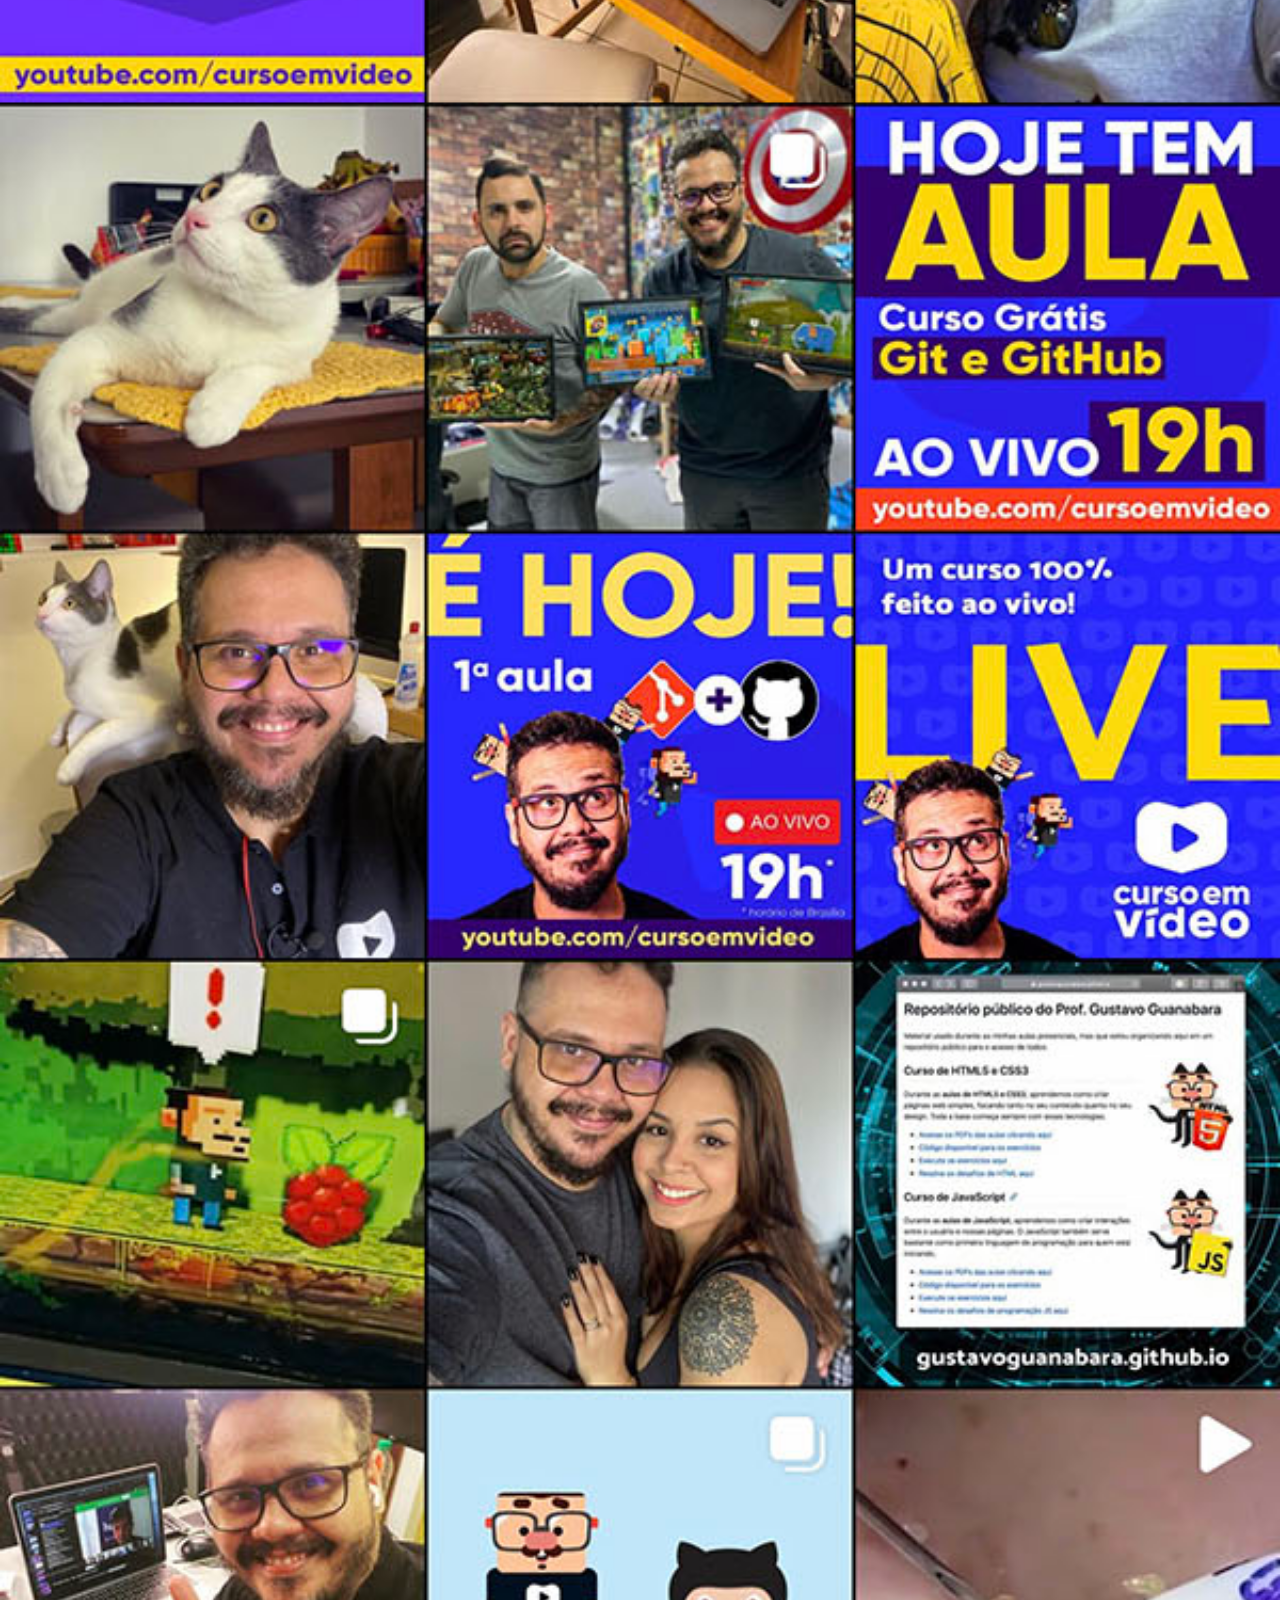
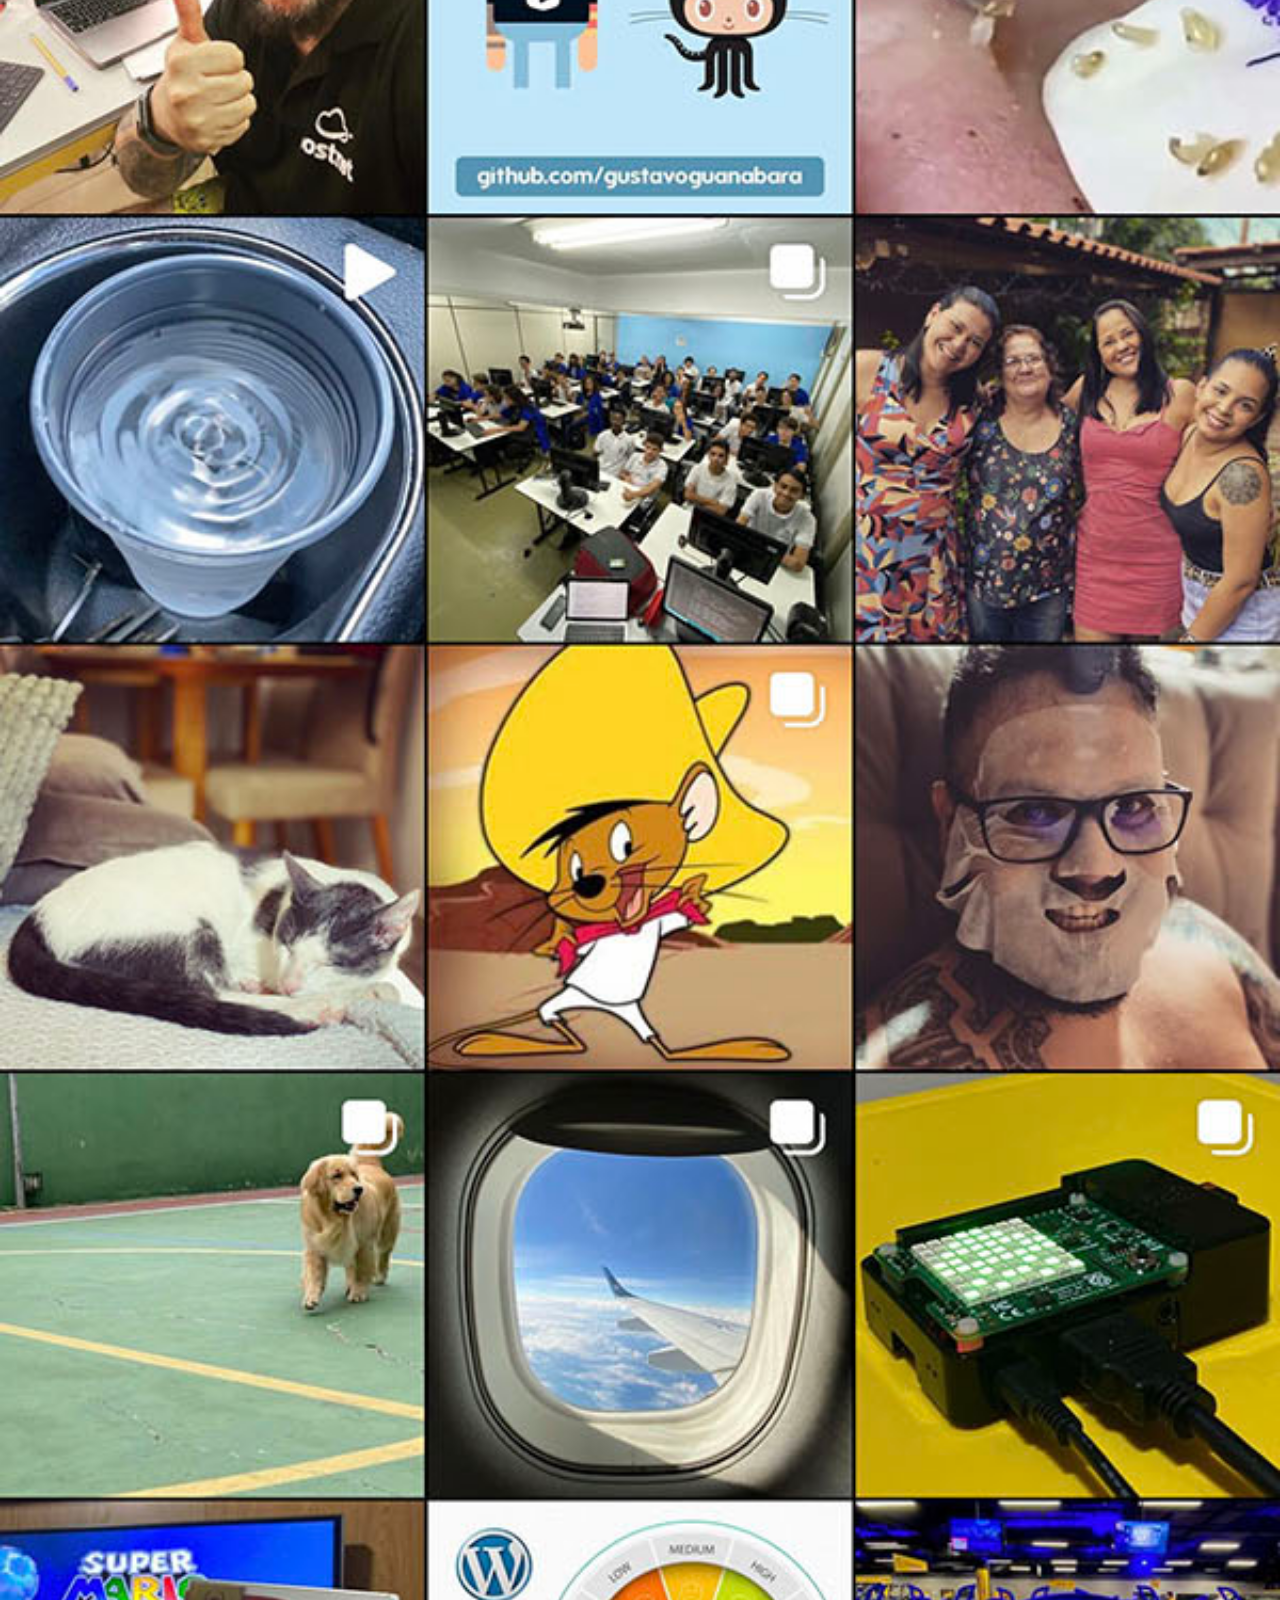
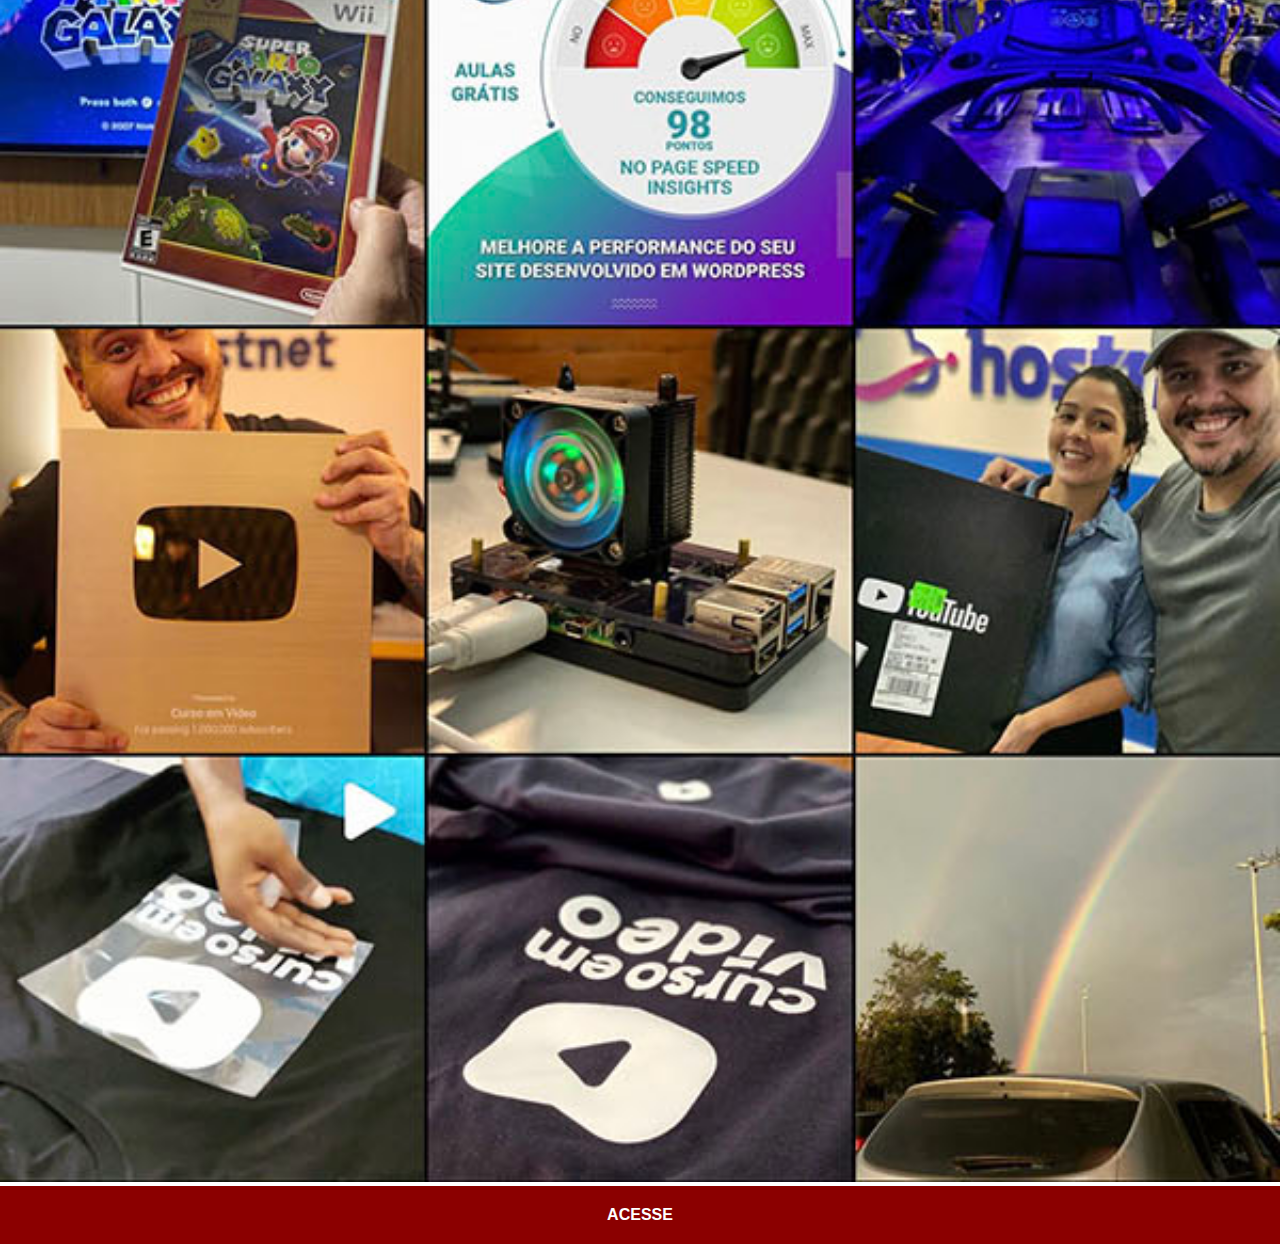
<file: instagram.html>
<!DOCTYPE html>
<html lang="pt-br">
  <head>
    <meta charset="UTF-8" />
    <meta name="viewport" content="width=device-width, initial-scale=1.0" />
    <title>Instagram</title>
    <link rel="stylesheet" href="style/social.css" />
  </head>
  <body>
    <img src="images/tela-instagram.jpg" alt="Instagram" />
    <a href="https://www.instagram.com/gustavoguanabara/" target="_blank"
      >ACESSE</a
    >
  </body>
</html>
</file>
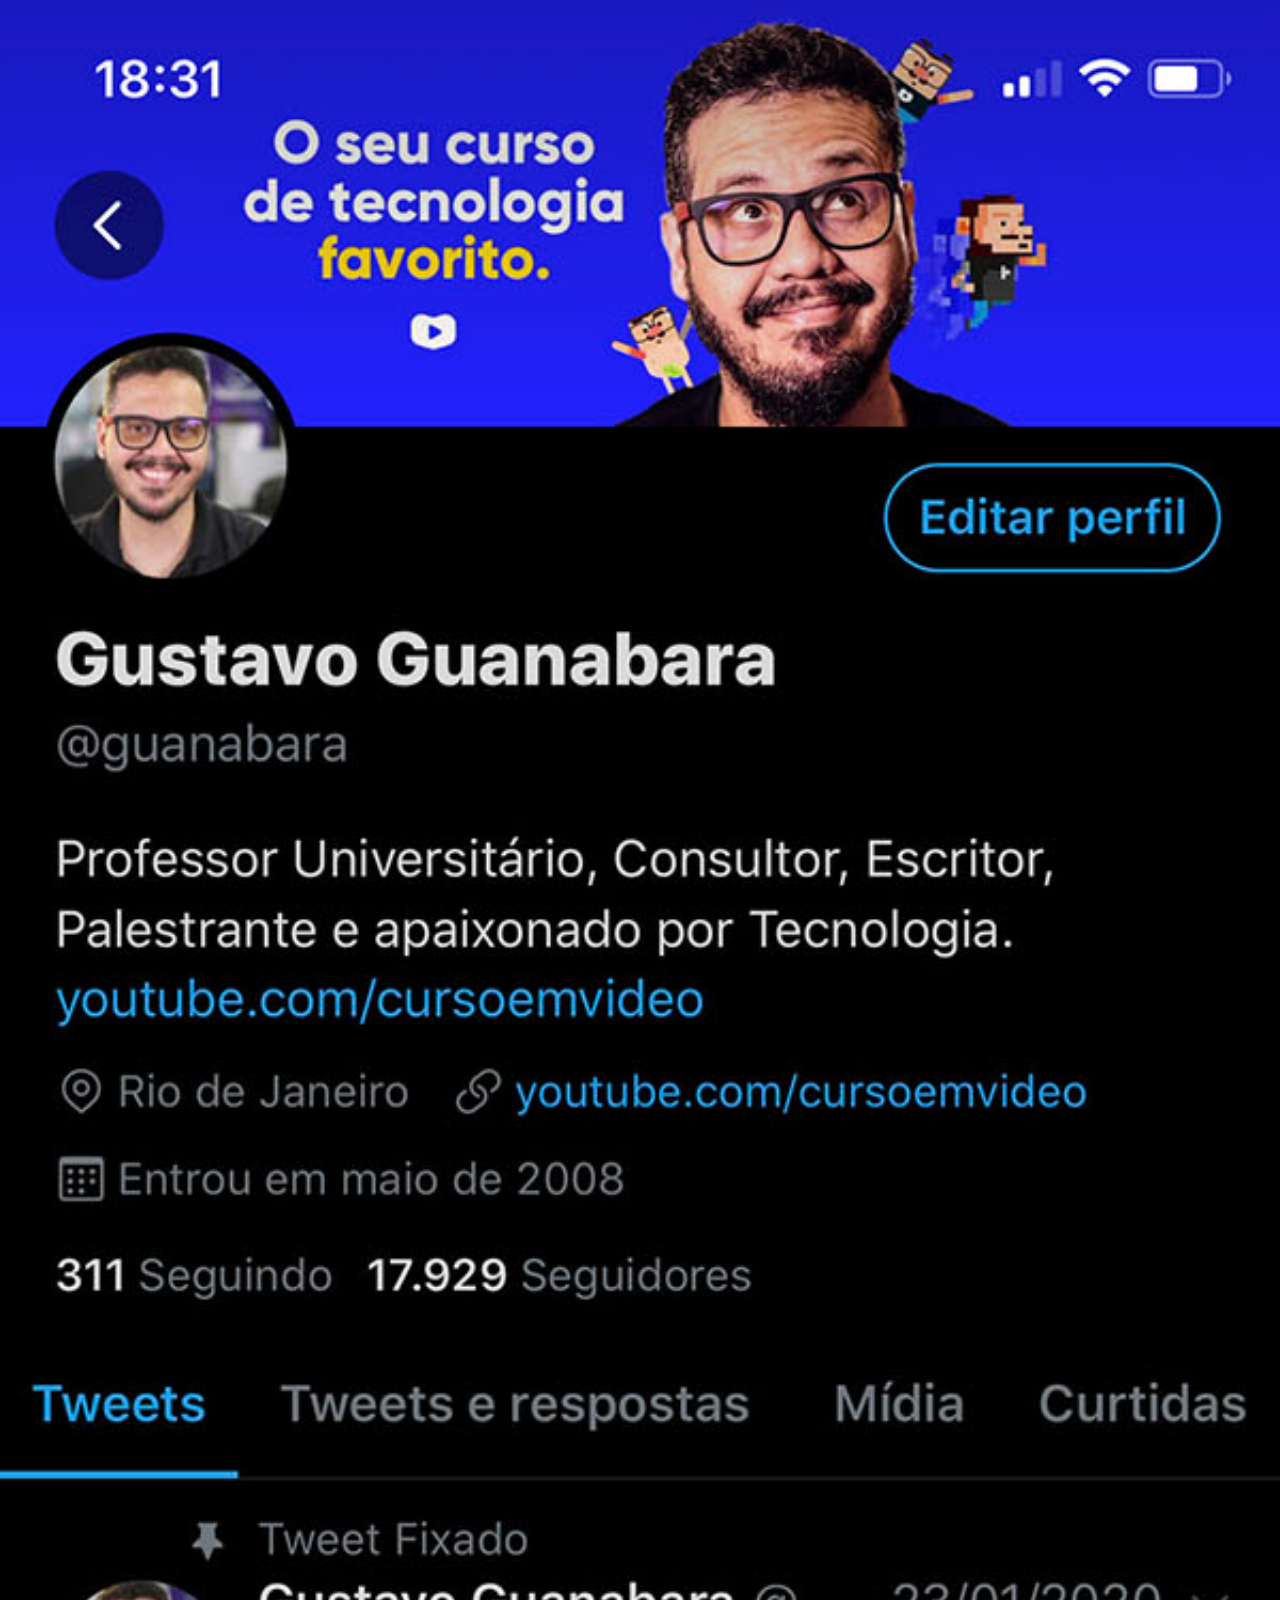
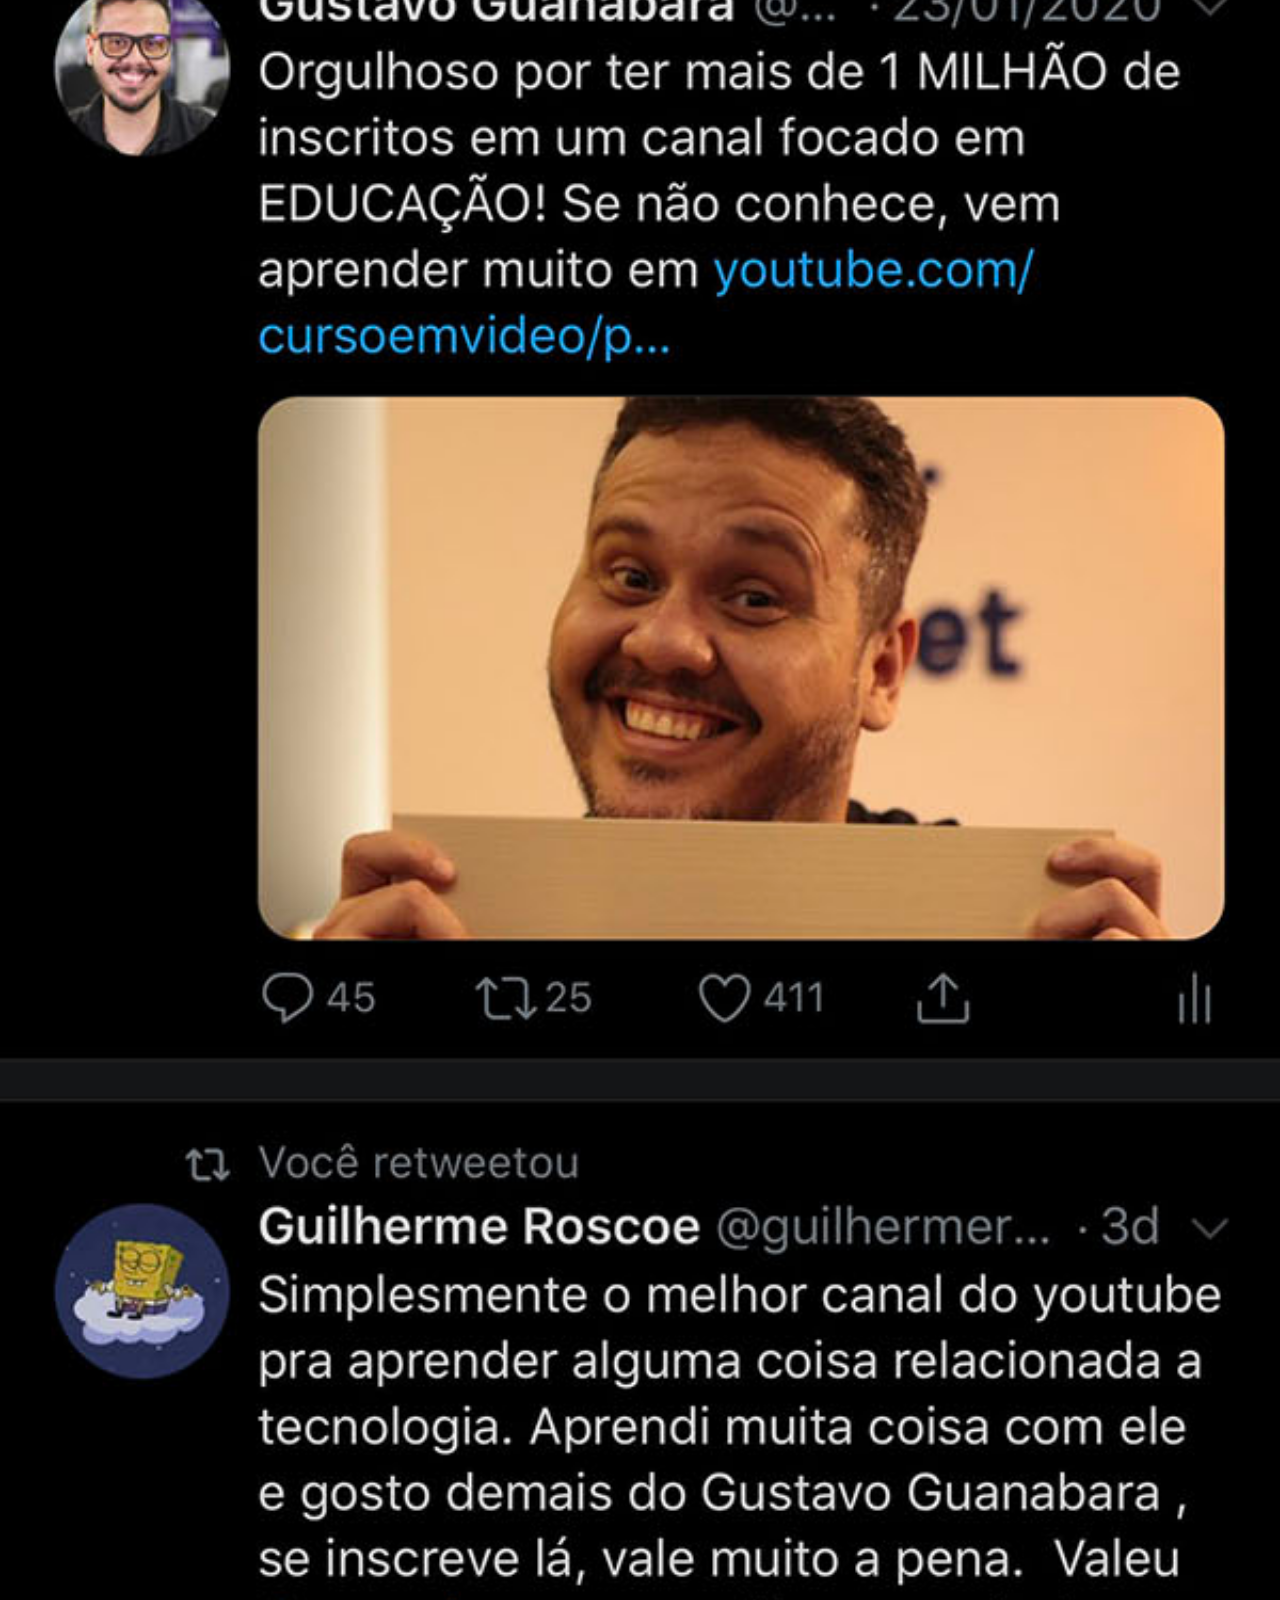
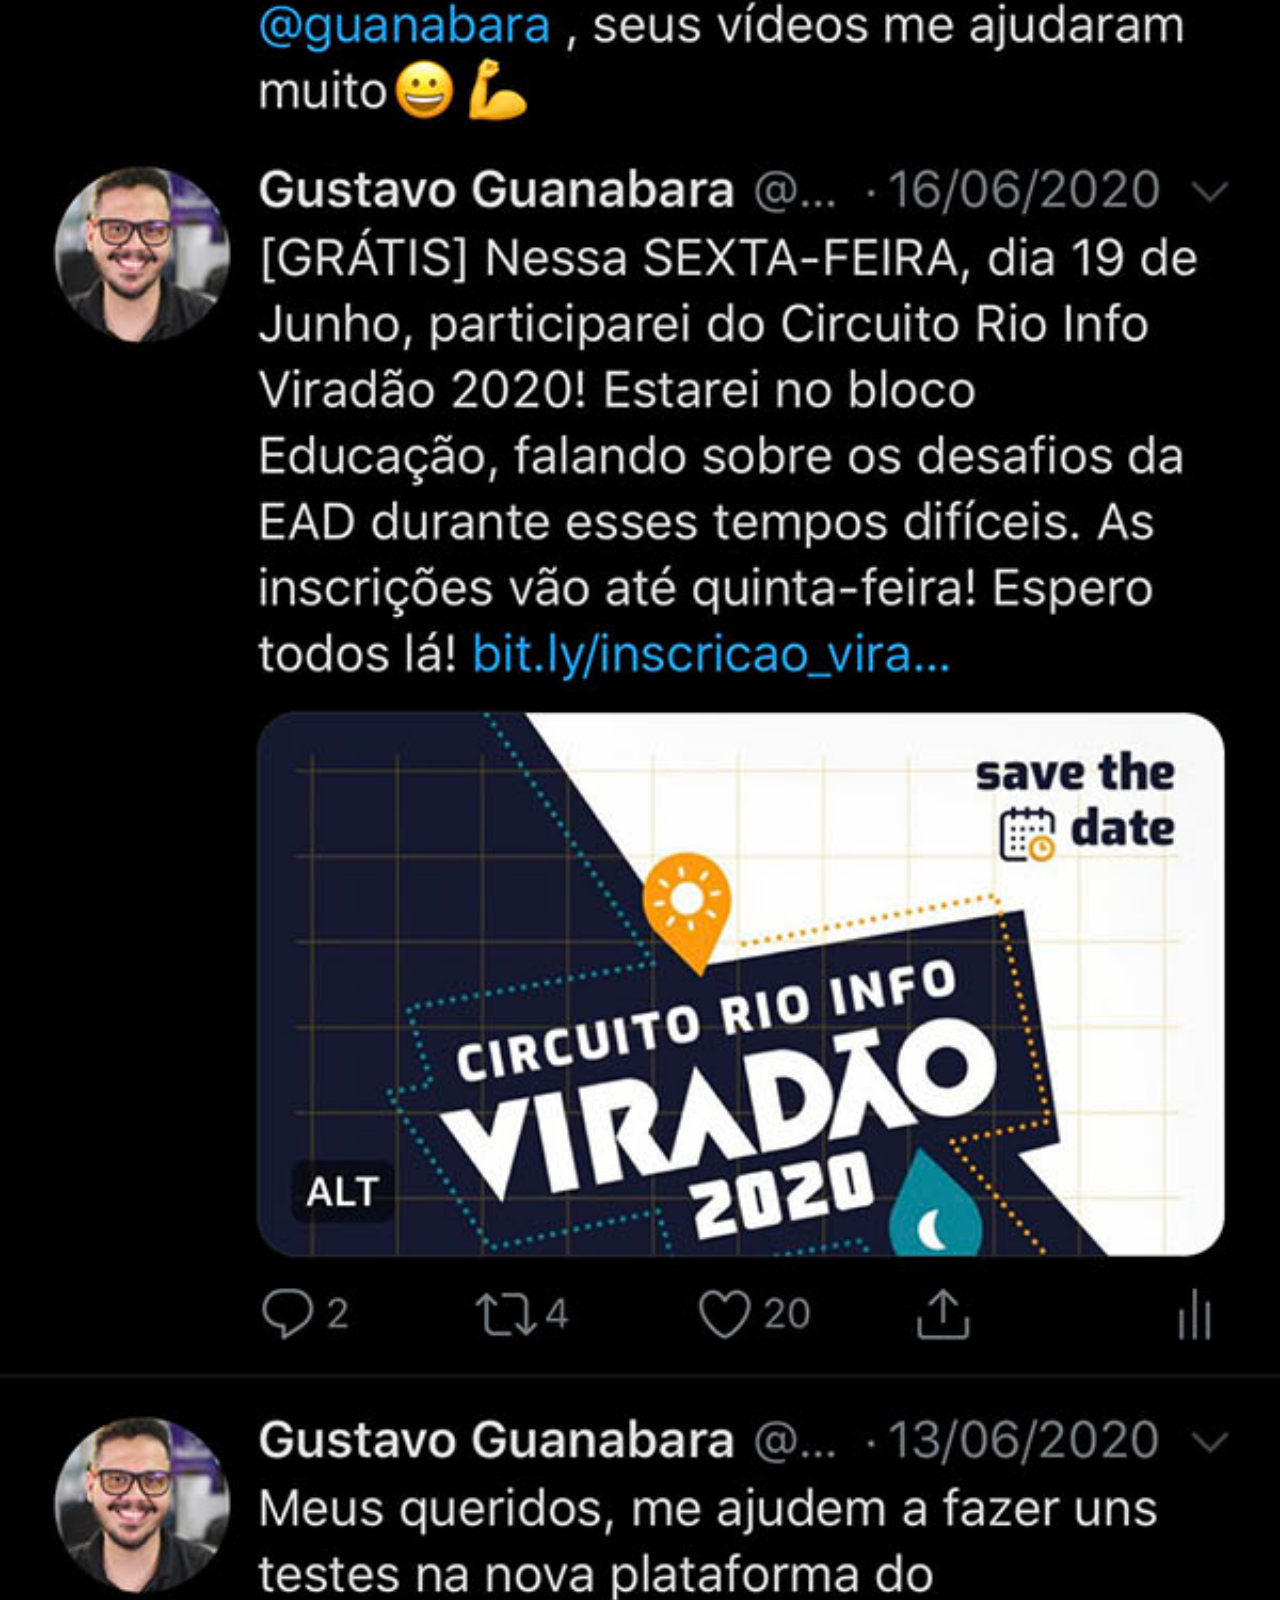
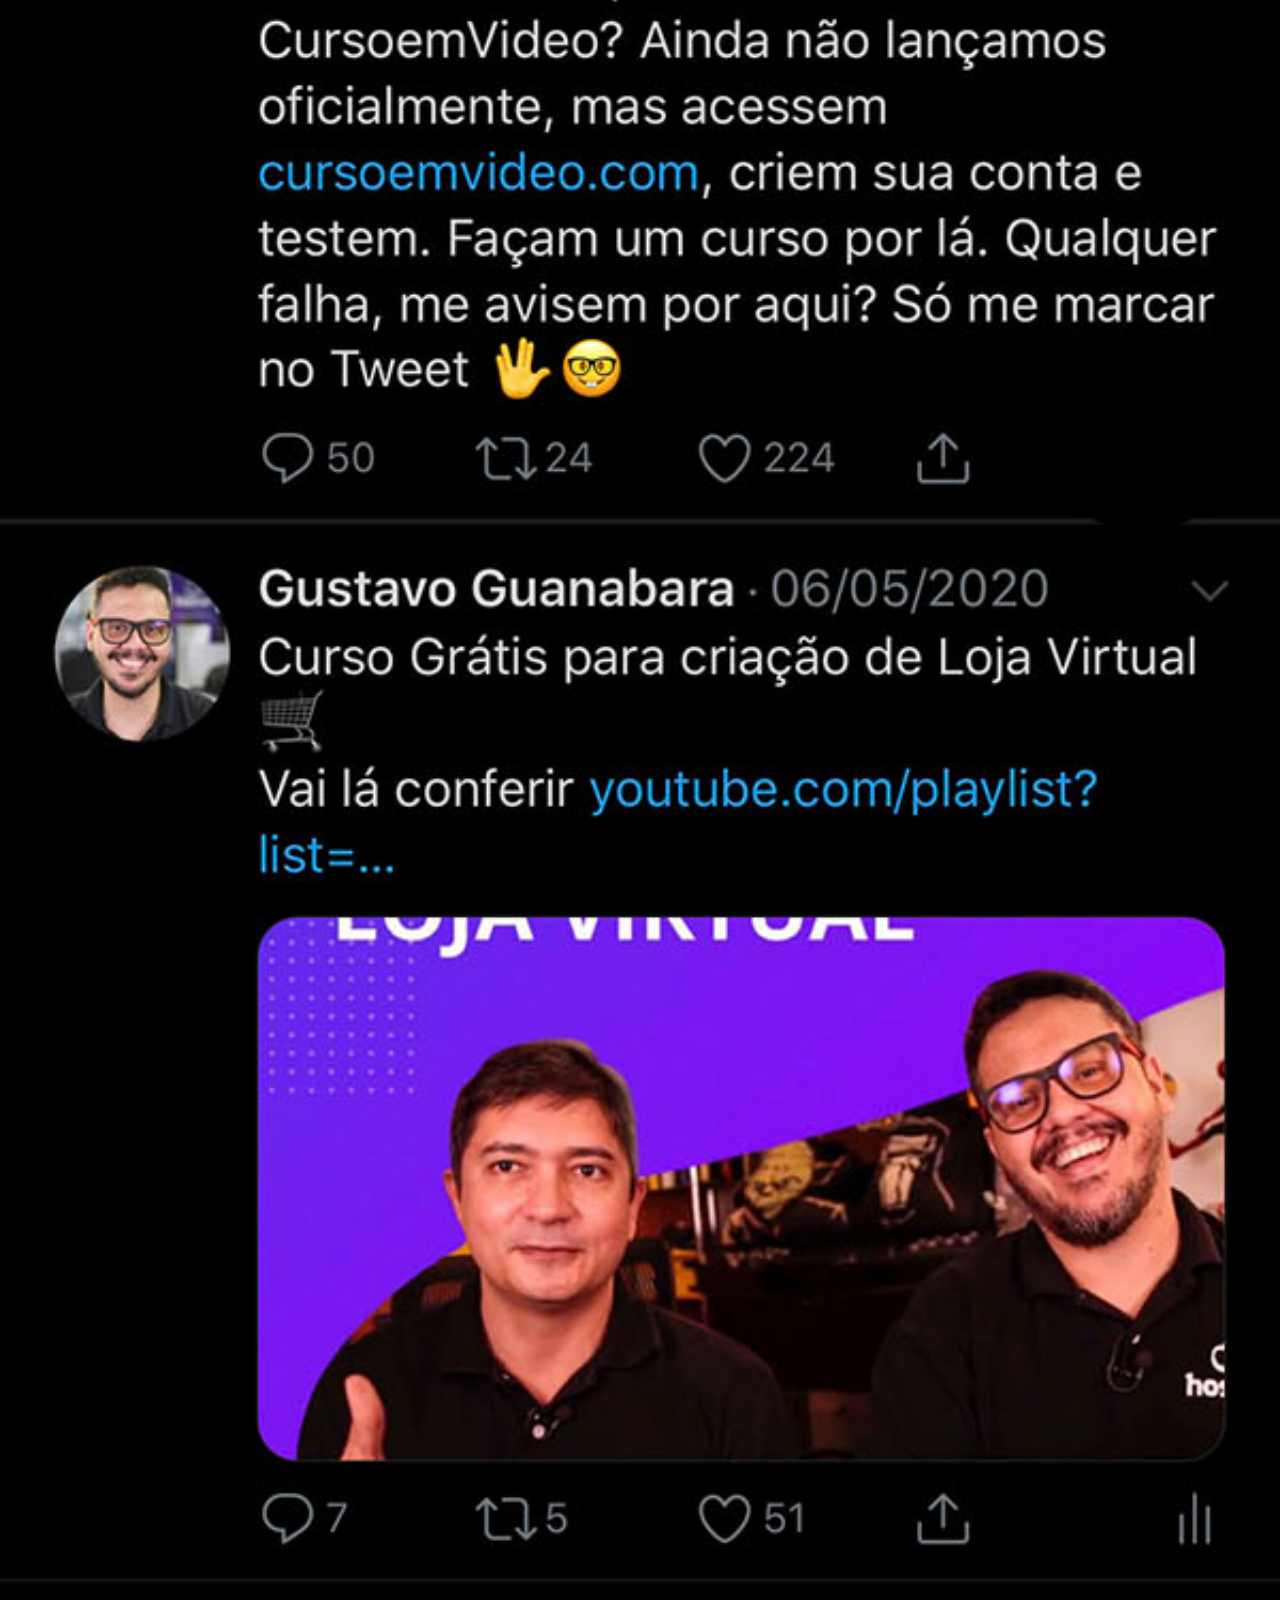
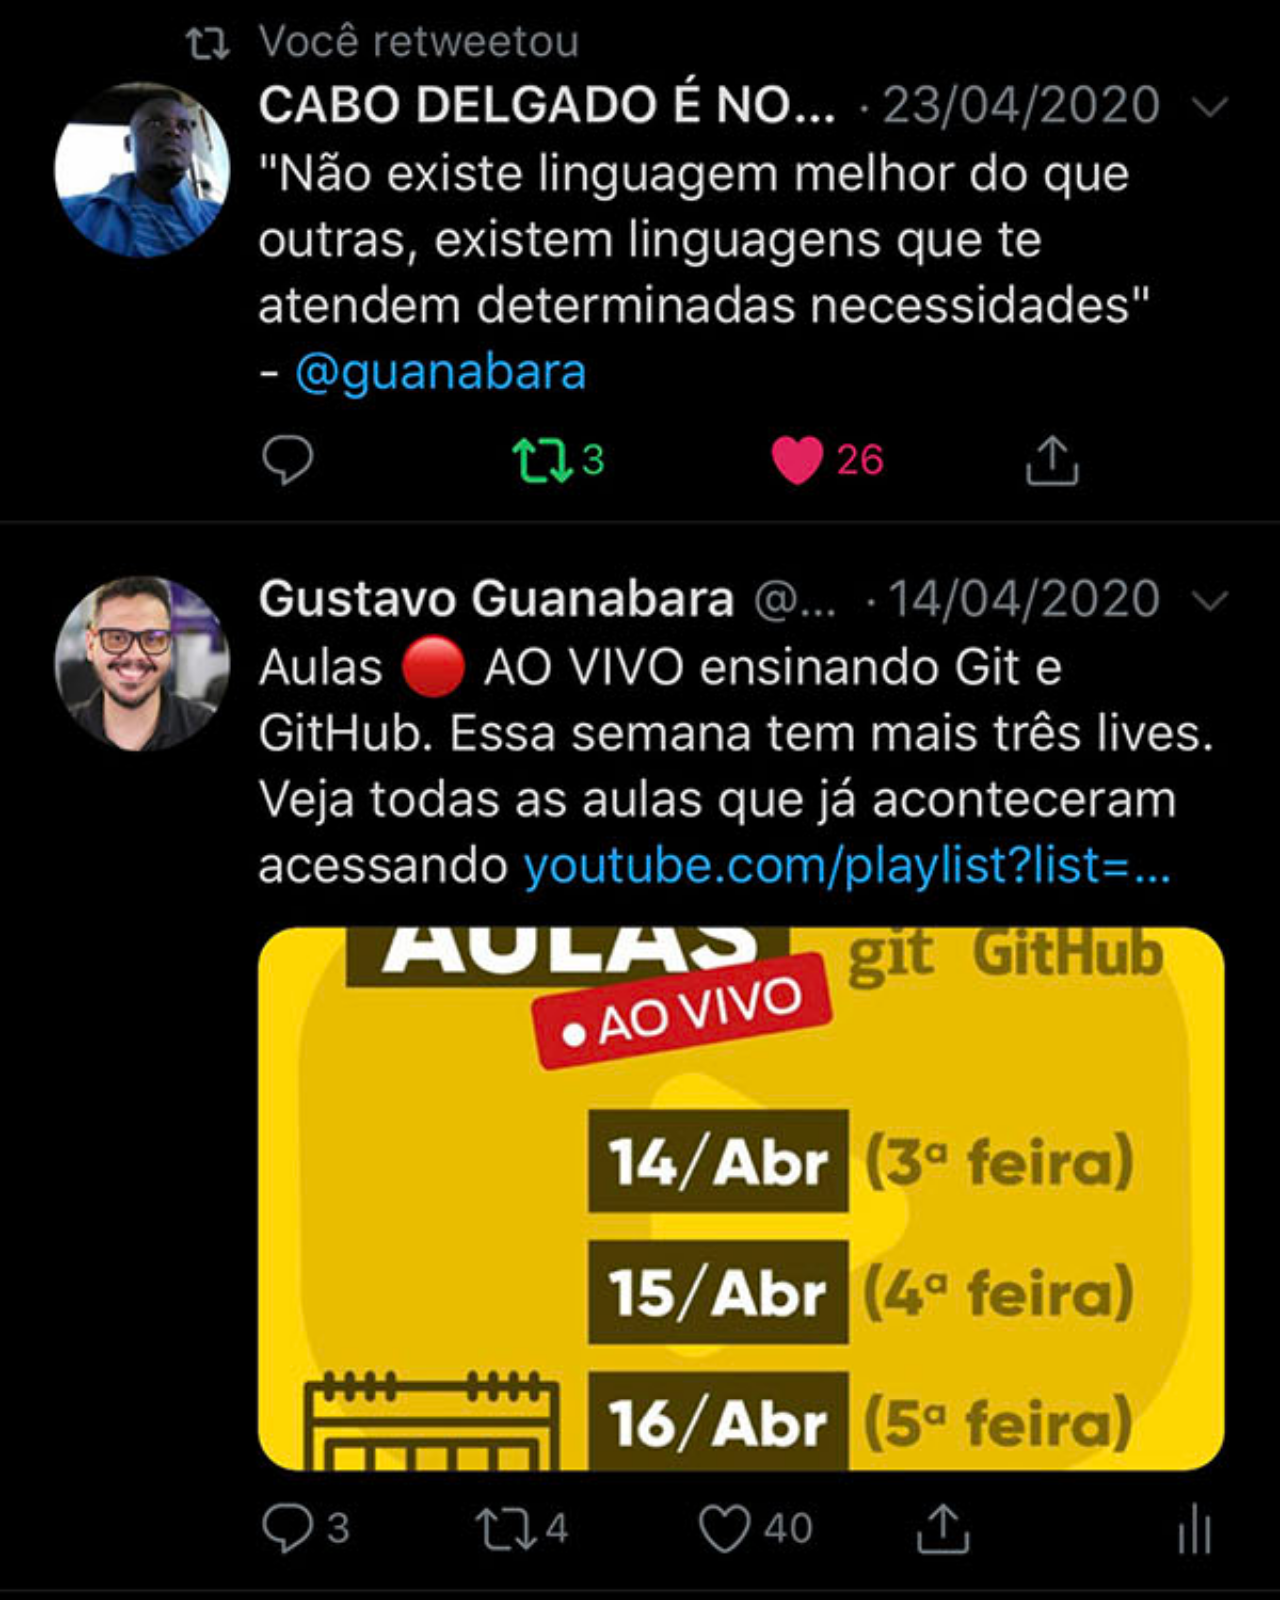
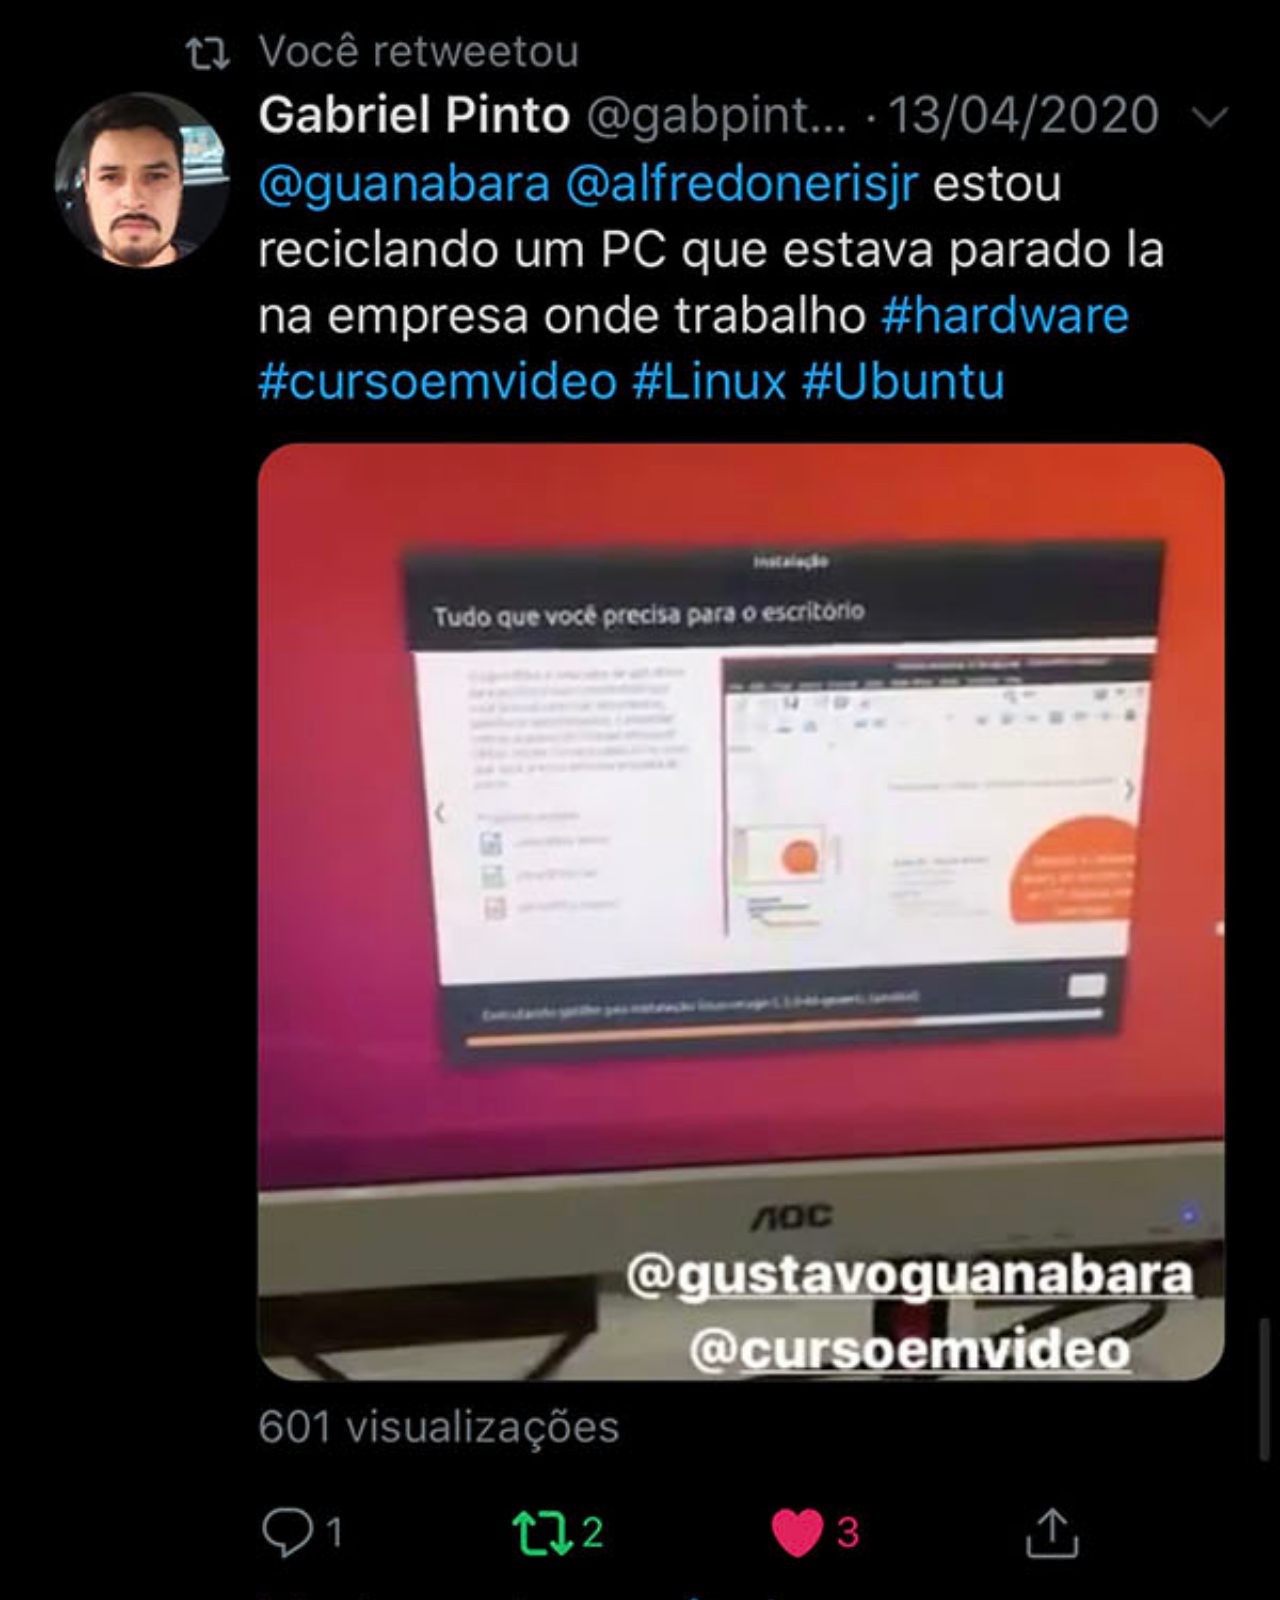
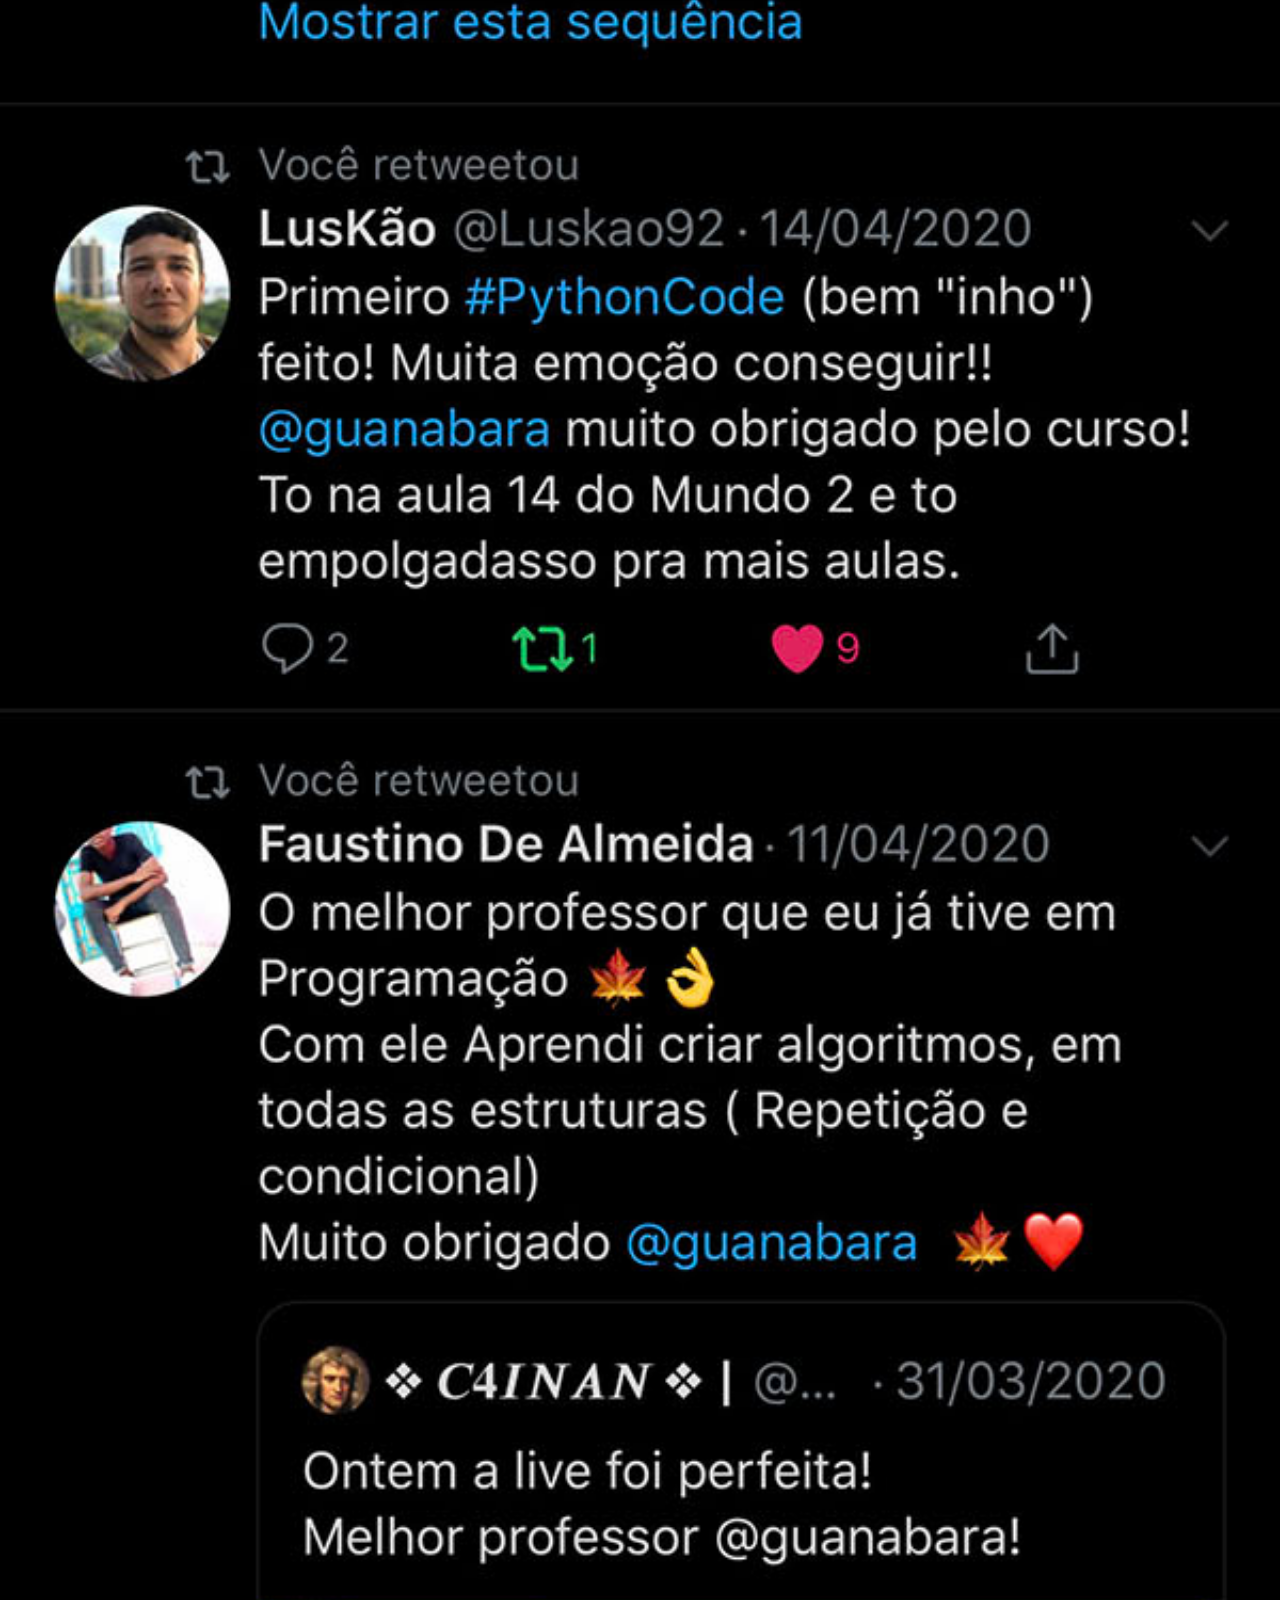
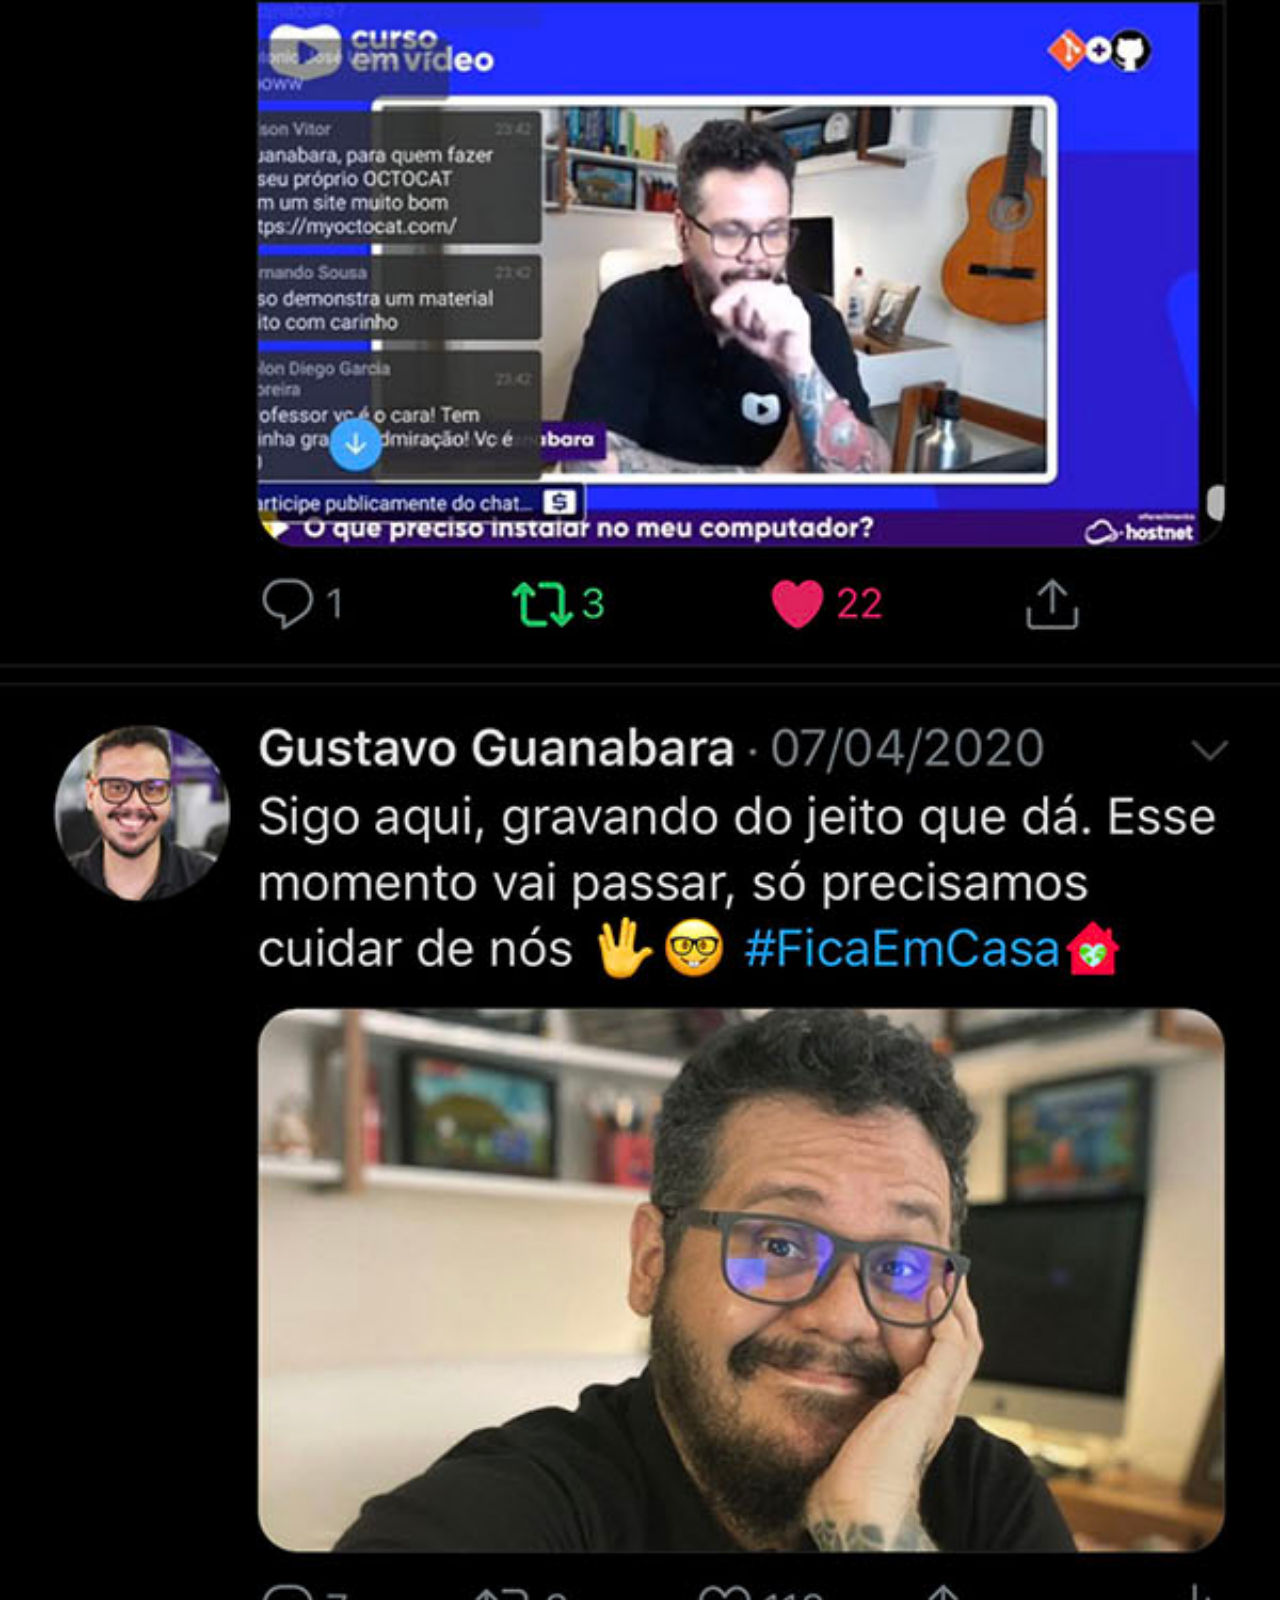
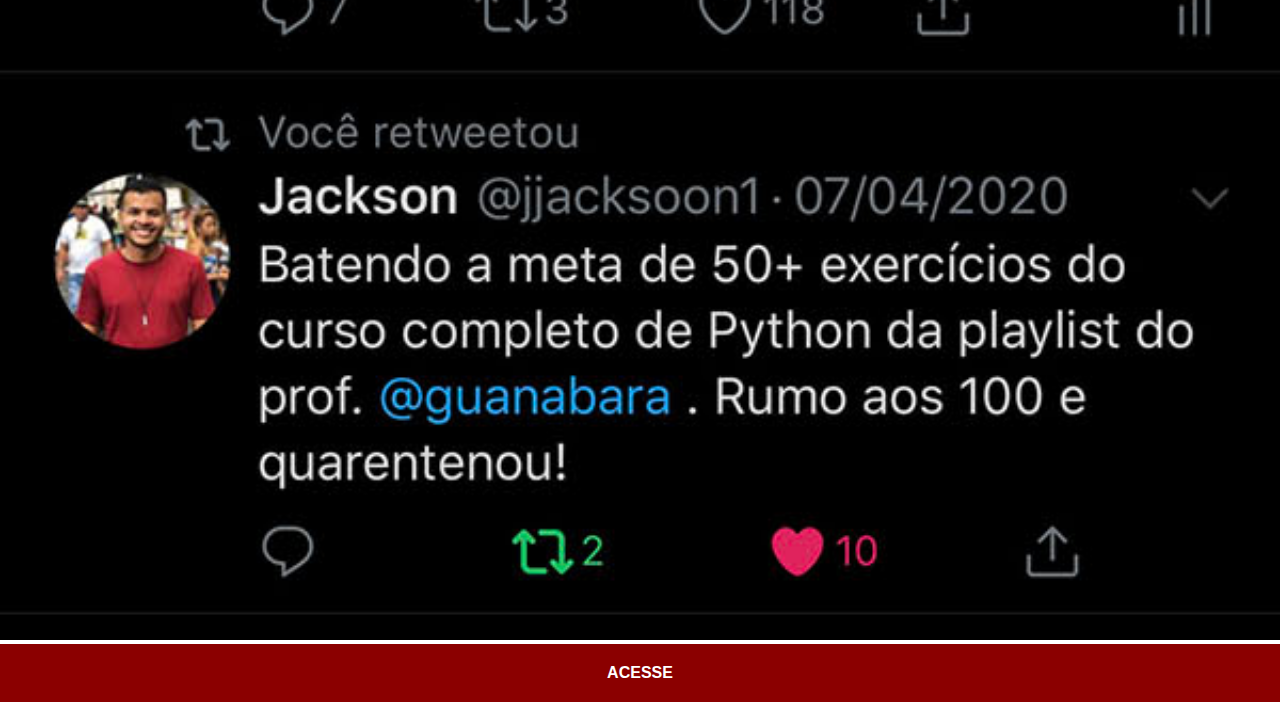
<file: twitter.html>
<!DOCTYPE html>
<html lang="pt-br">
  <head>
    <meta charset="UTF-8" />
    <meta name="viewport" content="width=device-width, initial-scale=1.0" />
    <title>Twitter</title>
    <link rel="stylesheet" href="style/social.css" />
  </head>
  <body>
    <img src="images/tela-twitter.jpg" alt="Twitter" />
    <a
      href="https://twitter.com/guanabara?ref_src=twsrc%5Egoogle%7Ctwcamp%5Eserp%7Ctwgr%5Eauthor"
      target="_blank"
      >ACESSE</a
    >
  </body>
</html>
</file>
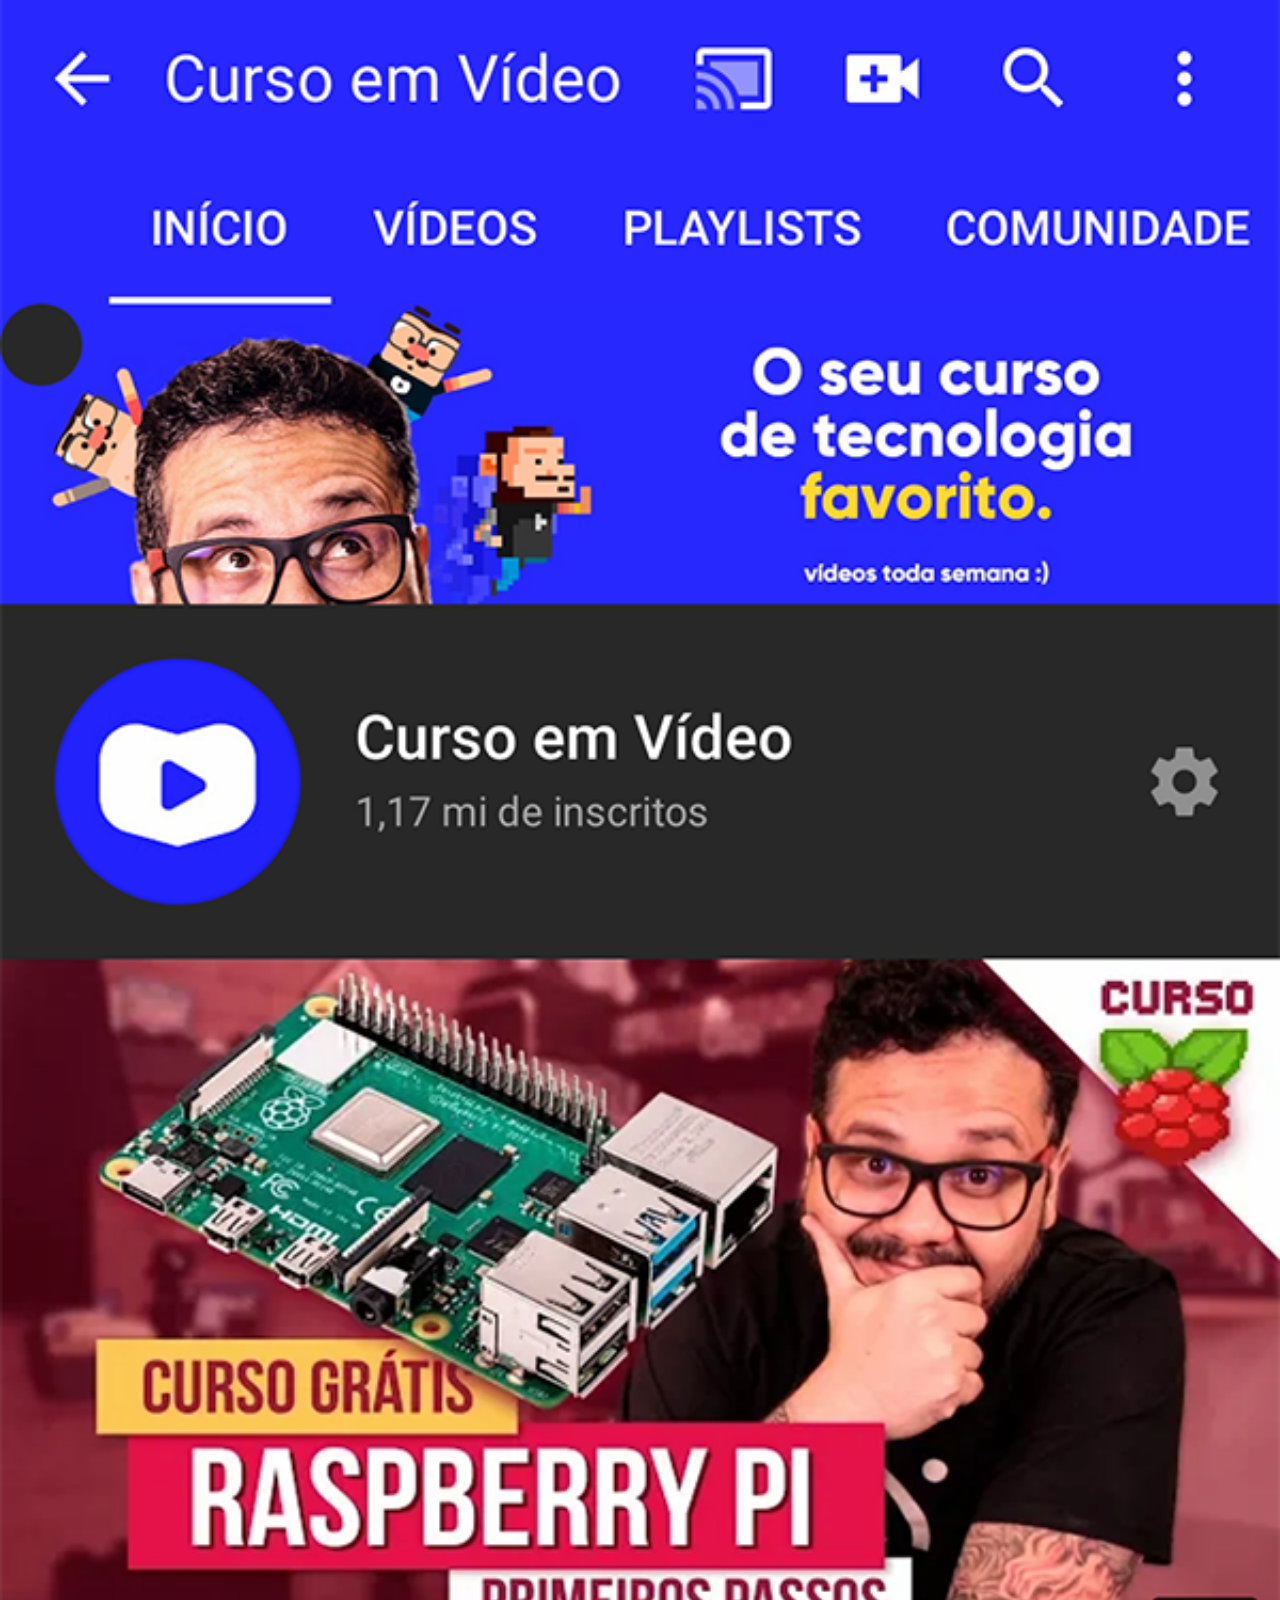
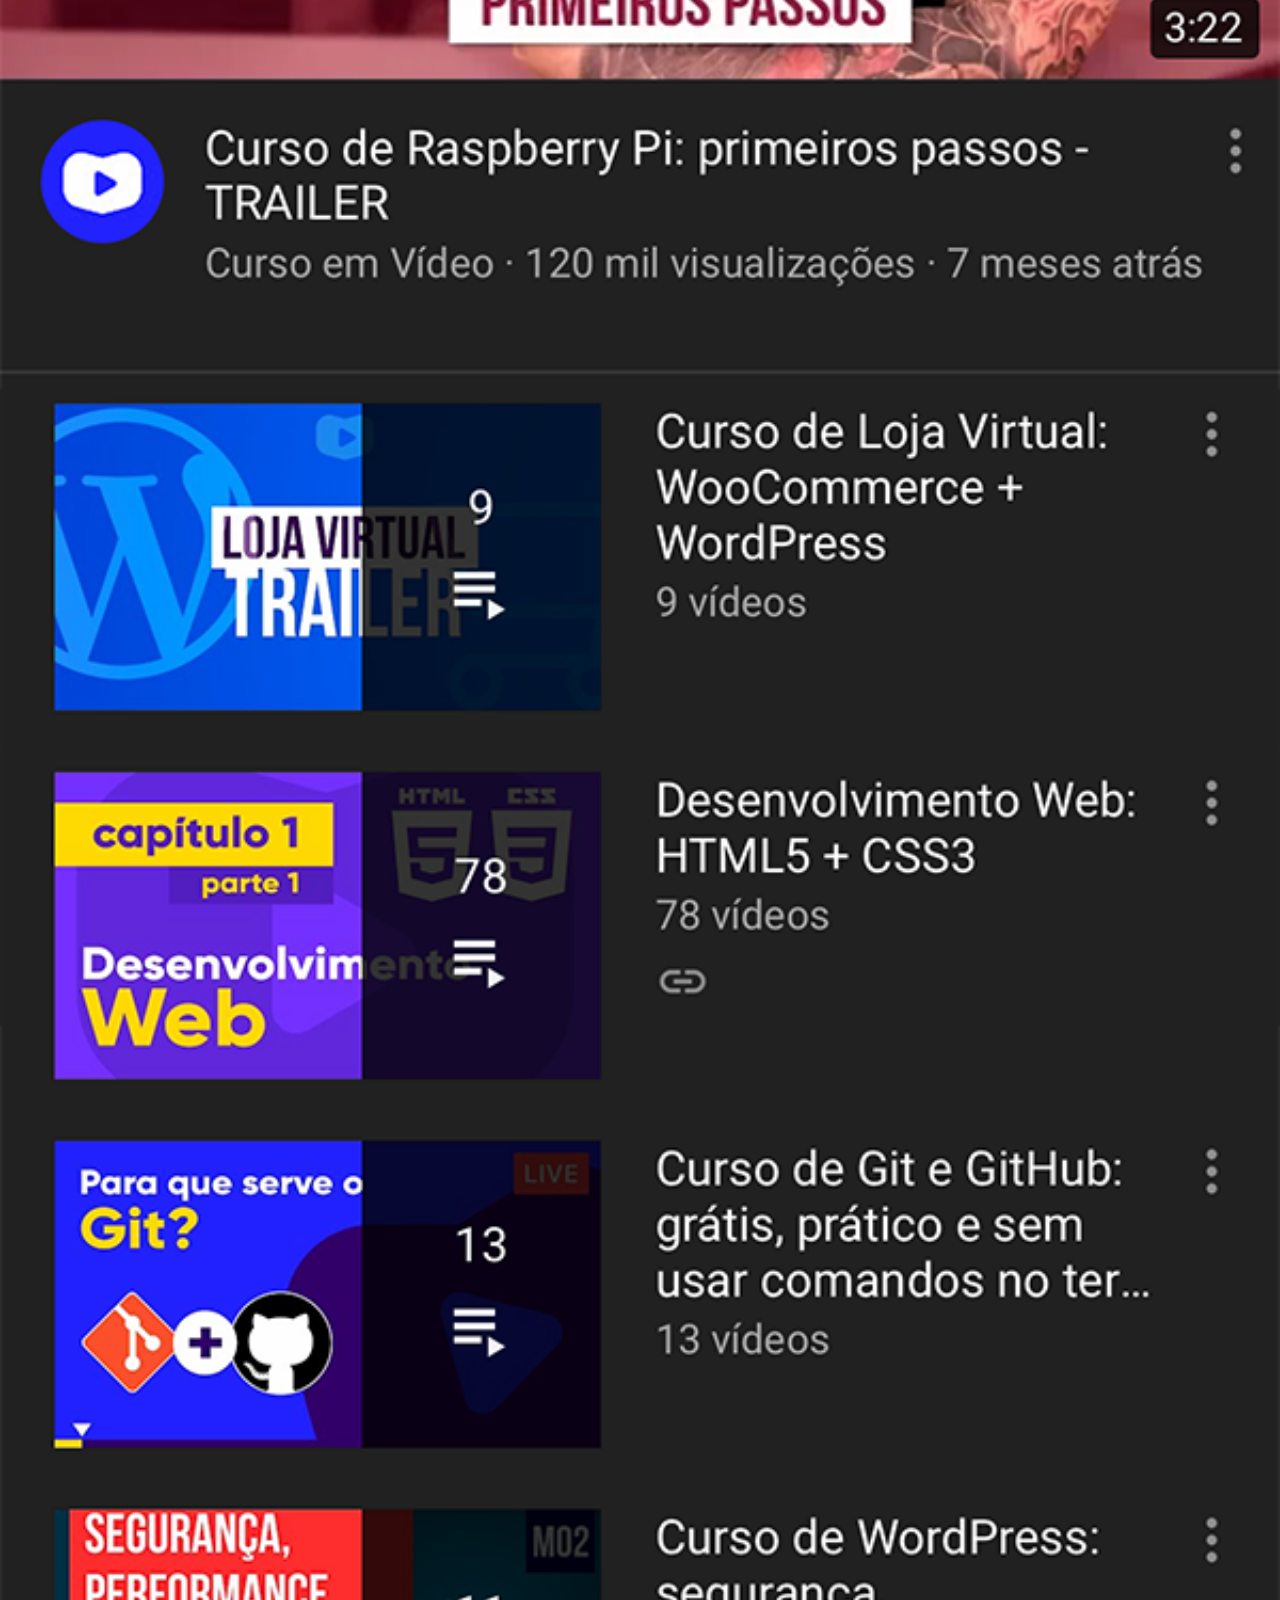
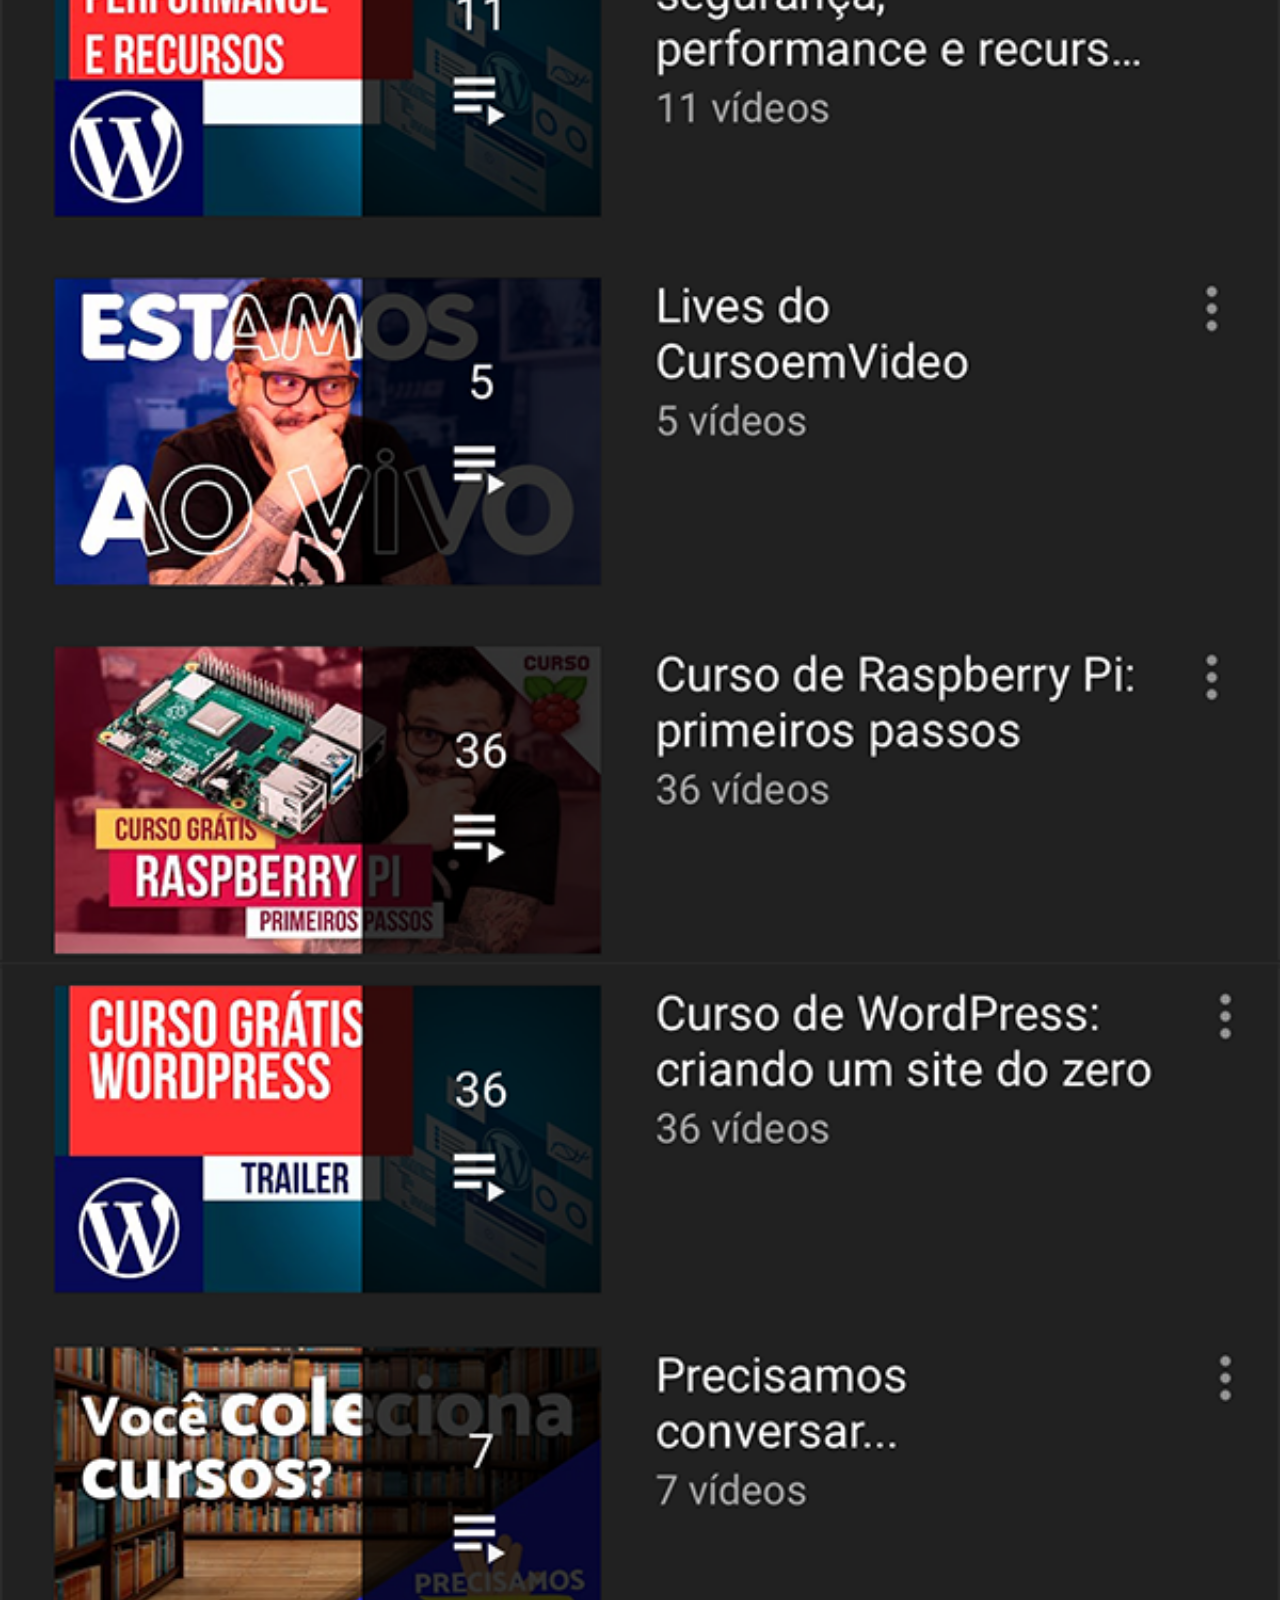
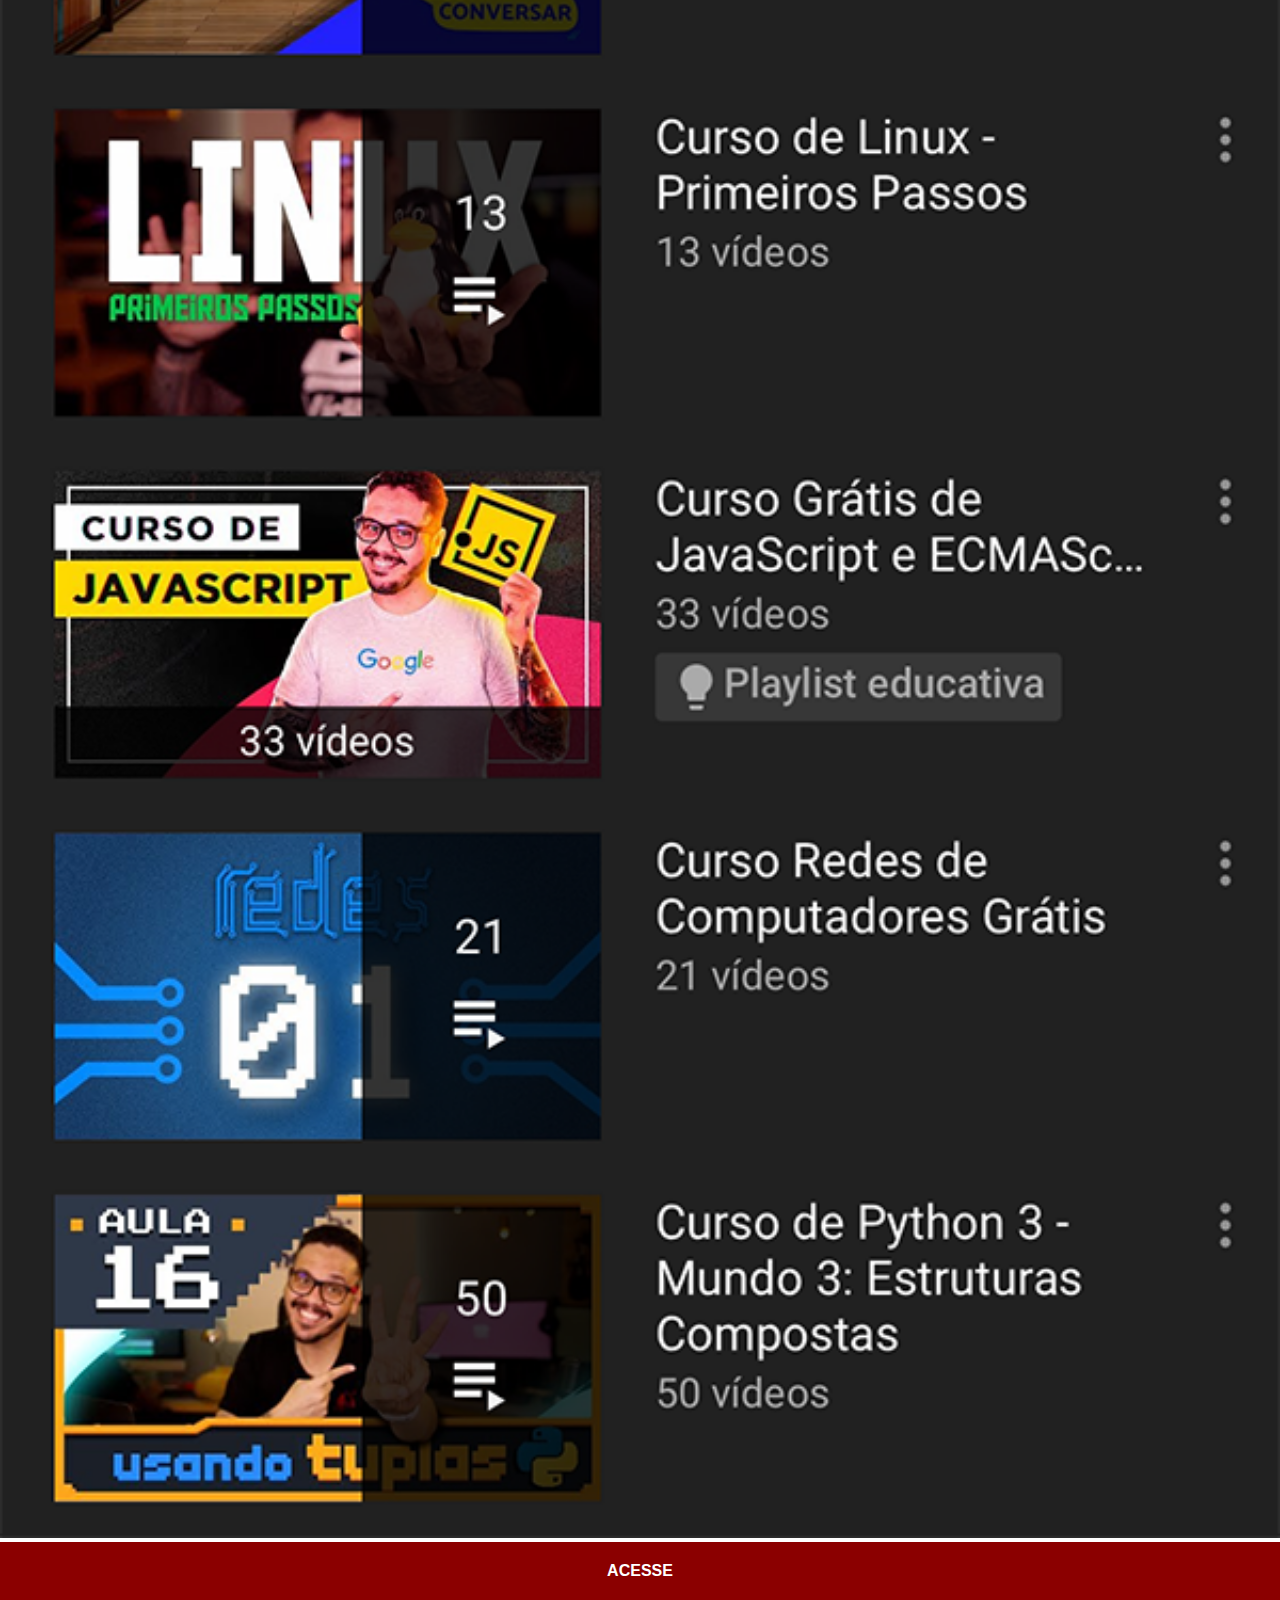
<file: youtube.html>
<!DOCTYPE html>
<html lang="pt-br">
  <head>
    <meta charset="UTF-8" />
    <meta name="viewport" content="width=device-width, initial-scale=1.0" />
    <title>YouTube</title>
    <link rel="stylesheet" href="style/social.css" />
  </head>
  <body>
    <img src="images/tela-youtube.png" alt="YouTube" />
    <a href="https://www.youtube.com/@CursoemVideo/playlists" target="_blank"
      >ACESSE</a
    >
  </body>
</html>
</file>
<file: style/style.css>
@charset "UTF-8";

html,
body {
  margin: 0px;
  padding: 0px;
  font-family: Arial, Helvetica, sans-serif;
}

body {
  width: 100vw;
  background: url("../images/fundo-madeira.jpg") no-repeat top center;
  background-size: cover;
  background-attachment: fixed;
}

main {
  position: relative;
  height: 100vh;
}

section#telefone {
  position: absolute;
  top: 50%;
  left: 50%;
  transform: translate(-50%, -50%);

  width: 311px;
  height: 627px;
  background: url("../images/frame-iphone.png") no-repeat top center;
}

iframe#tela {
  position: relative;
  top: 80px;
  left: 22px;
  width: 267px;
  height: 471px;
}

section#redes-sociais {
  text-align: right;
}

section#redes-sociais img {
  width: 50px;
  border-radius: 50%;
  margin: 10px;
  box-shadow: 2px 2px 5px rgba(0, 0, 0, 0.4);
  box-sizing: border-box;
}

section#redes-sociais img:hover {
  box-shadow: 5px 5px 10px rgba(0, 0, 0, 0.623);
  transform: translate(-3px, -3px);
  transition: transform 0.3s;
}
</file>
<file: style/social.css>
@charset "UTF-8";

* {
  margin: 0px;
  padding: 0px;
  font-family: Arial, Helvetica, sans-serif;
}

::-webkit-scrollbar {
  width: 0px;
  height: 0px;
}

img {
  width: 100vw;
}

a {
  display: block;
  background-color: darkred;
  padding: 20px;
  color: white;
  text-align: center;
  text-decoration: none;
  font-weight: bolder;
}

a:hover {
  background-color: red;
}
</file>
